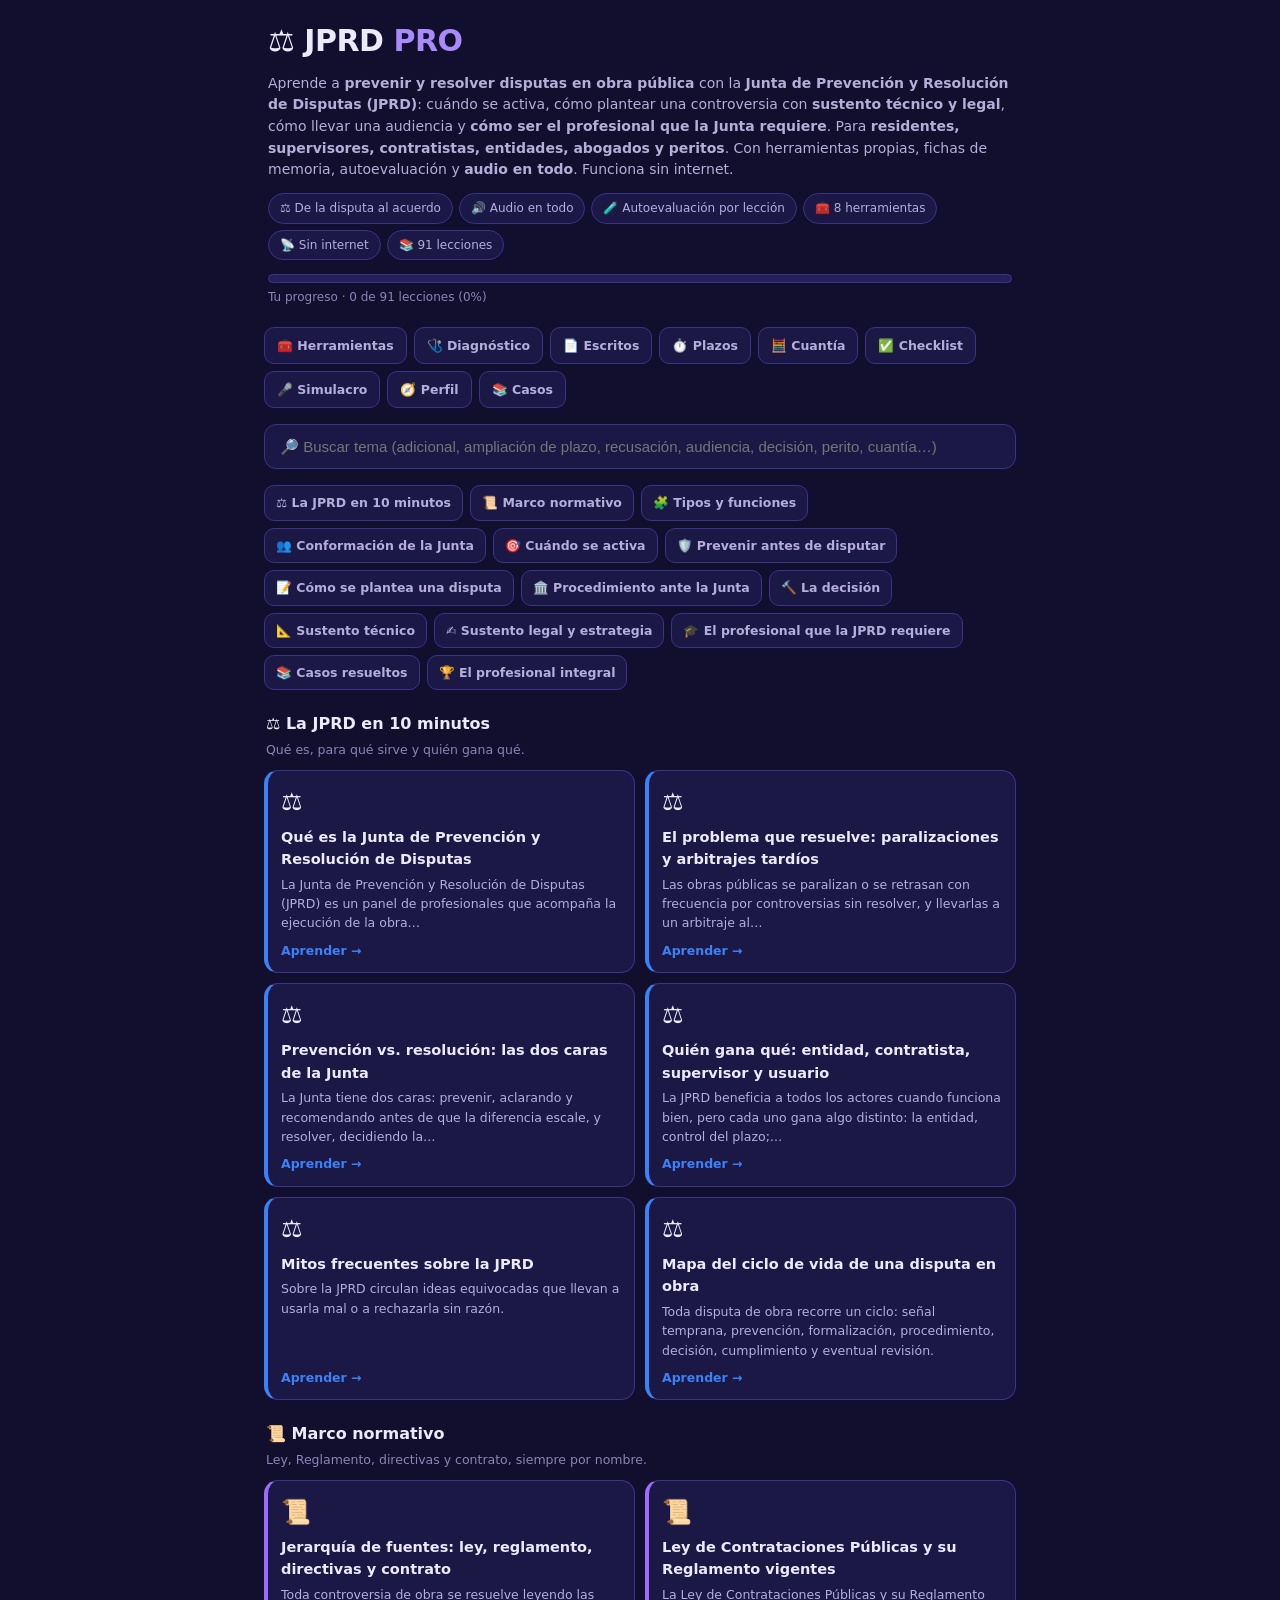
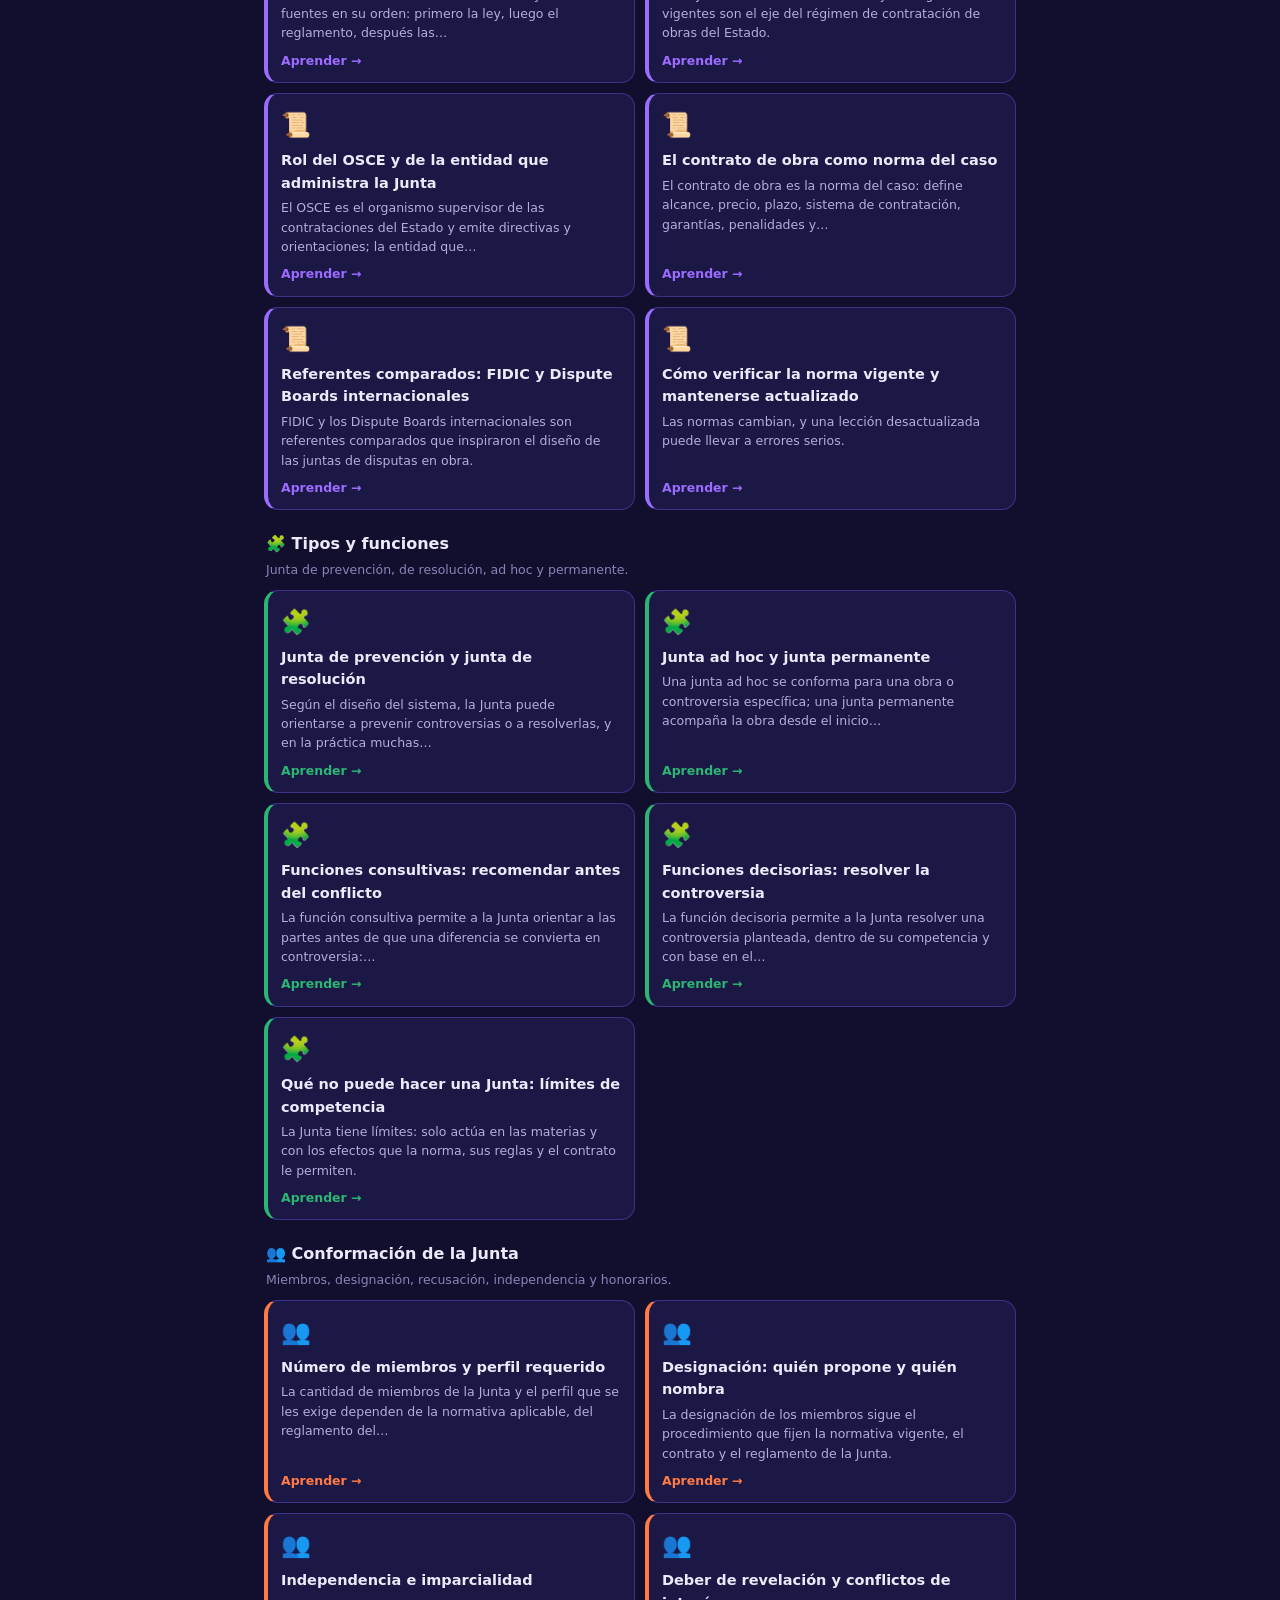
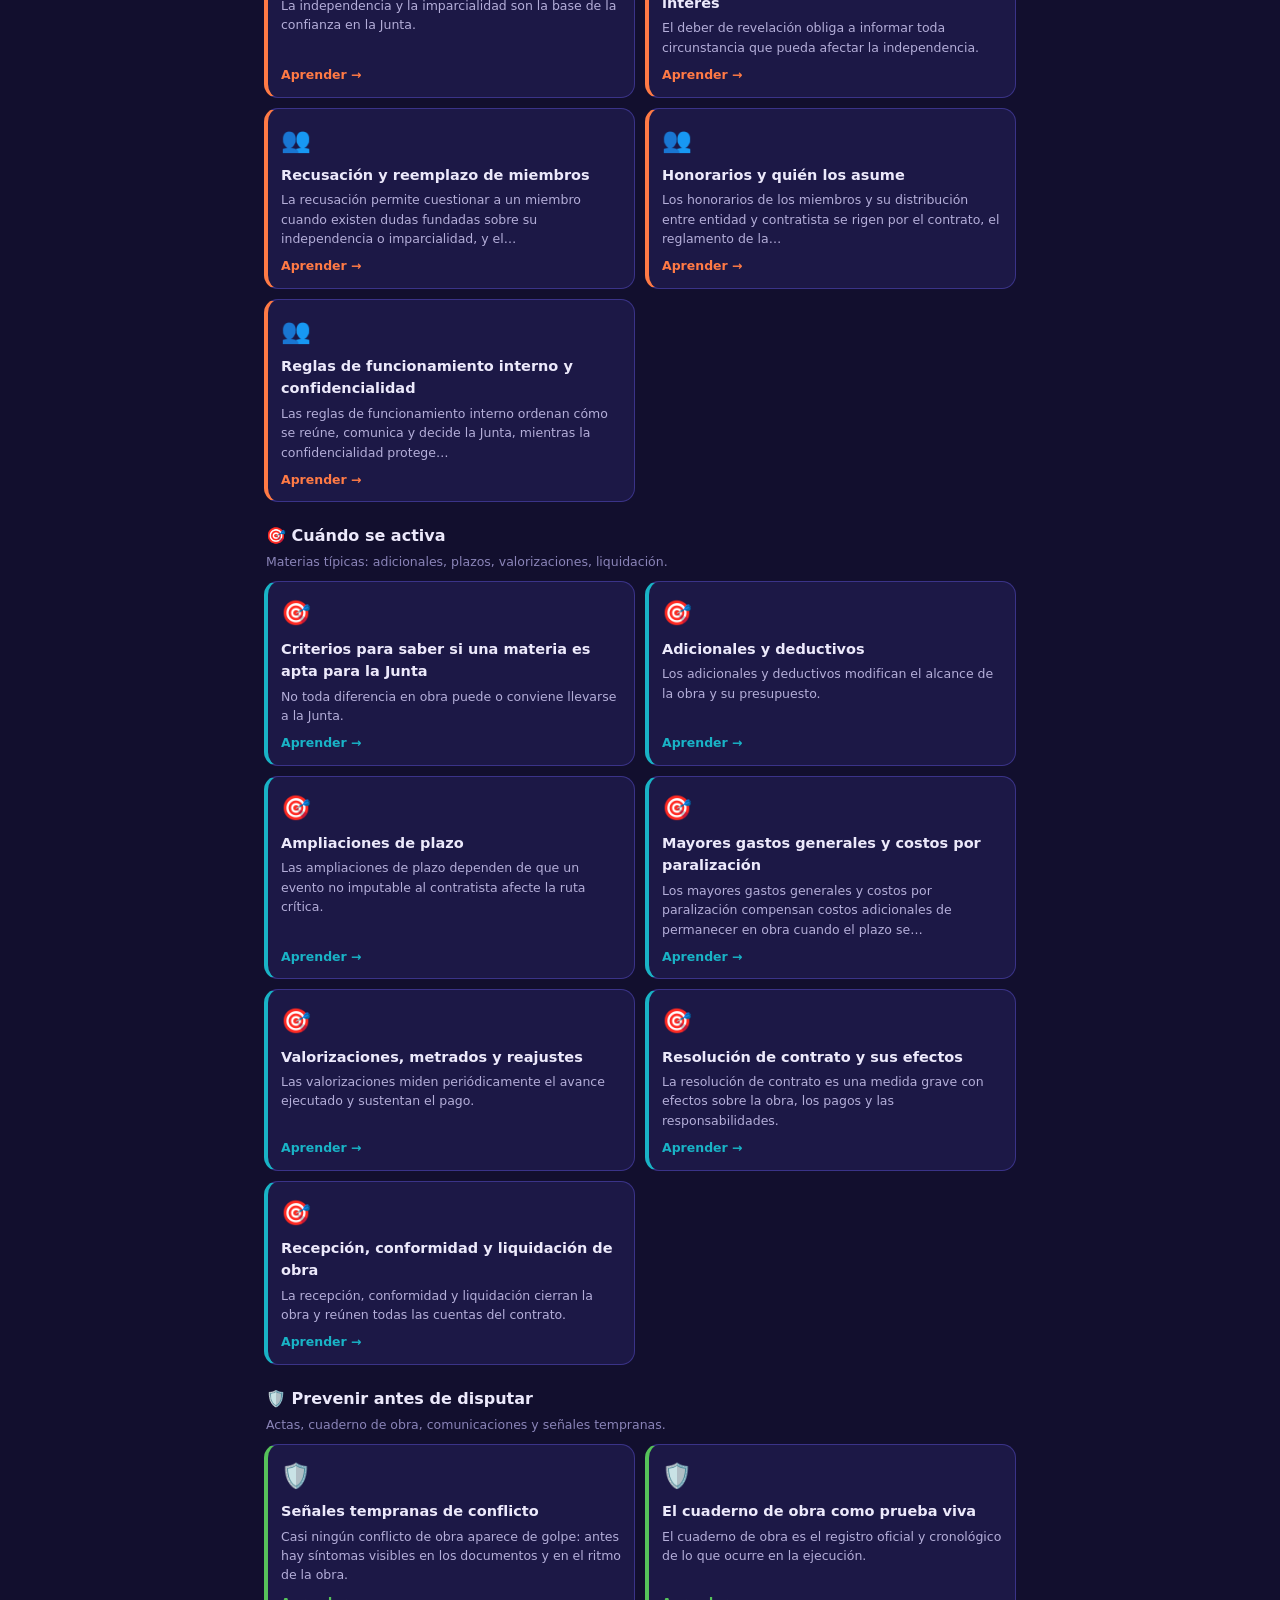
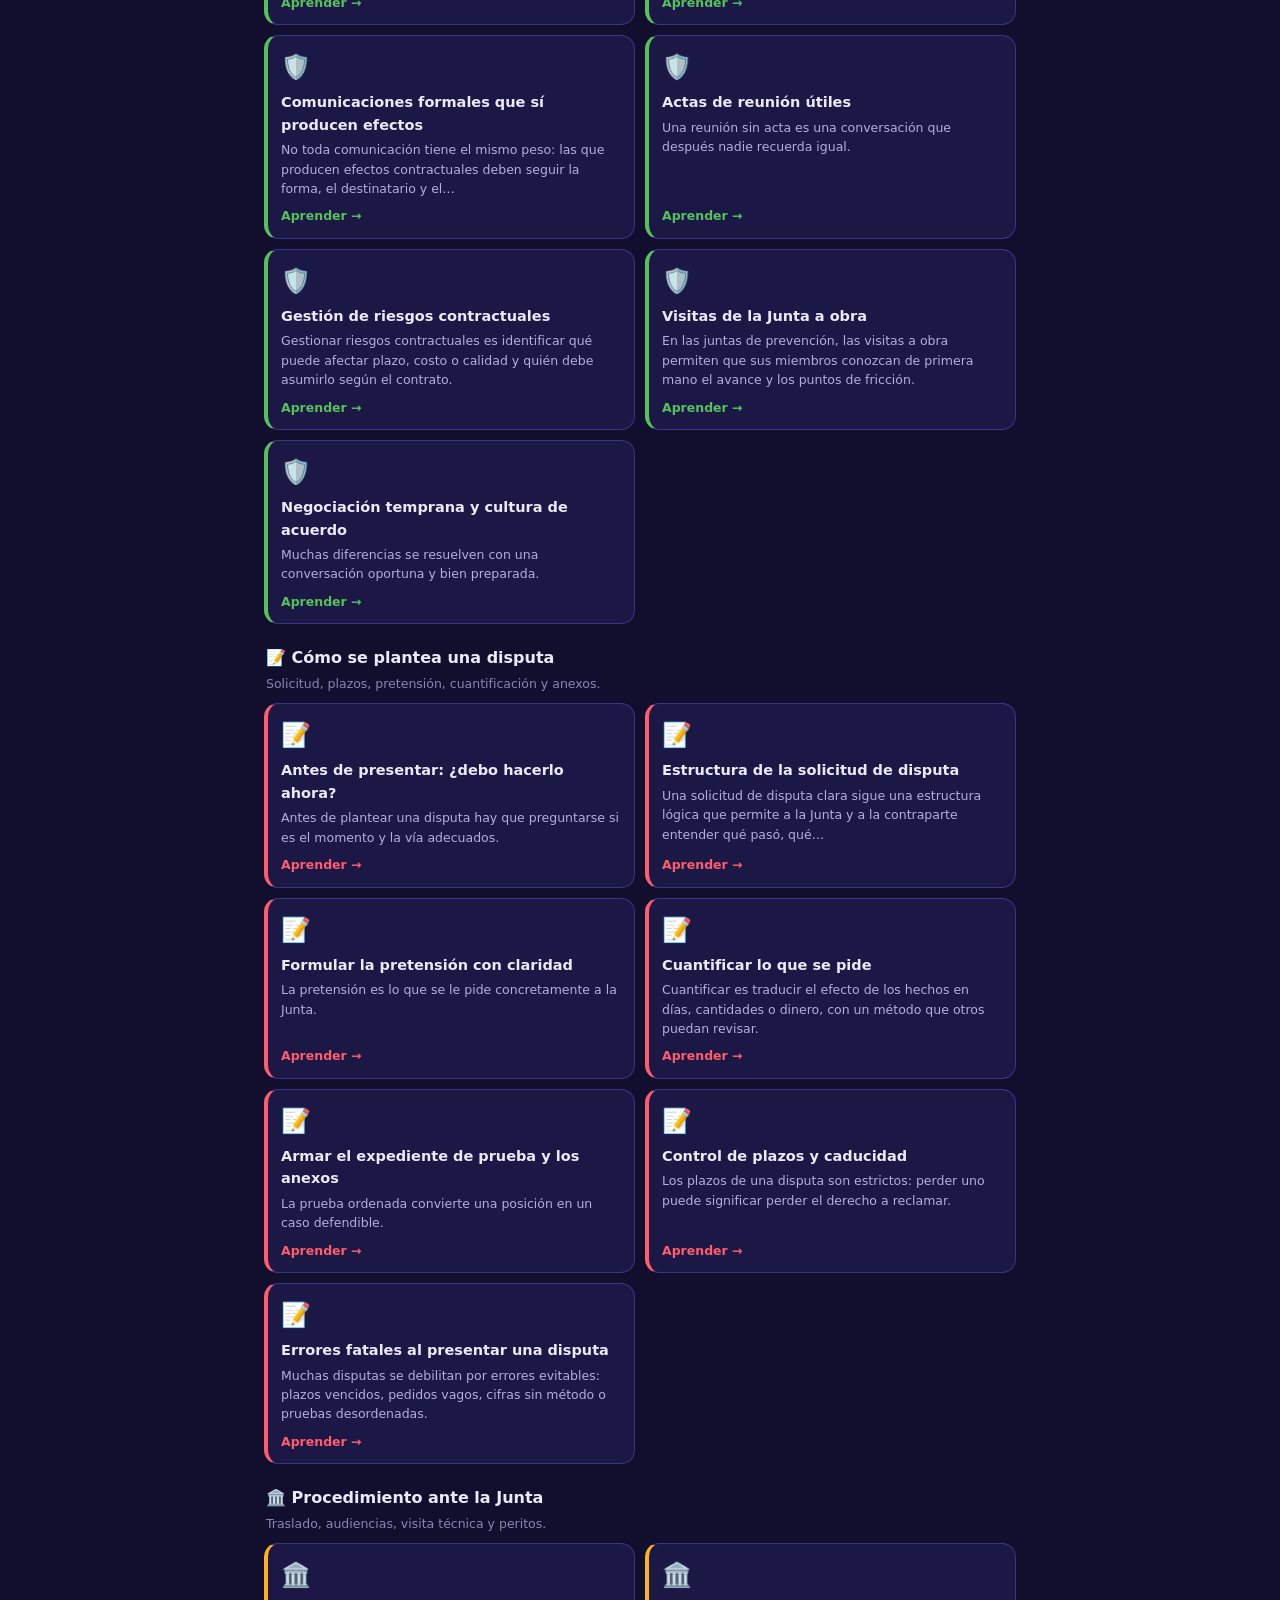
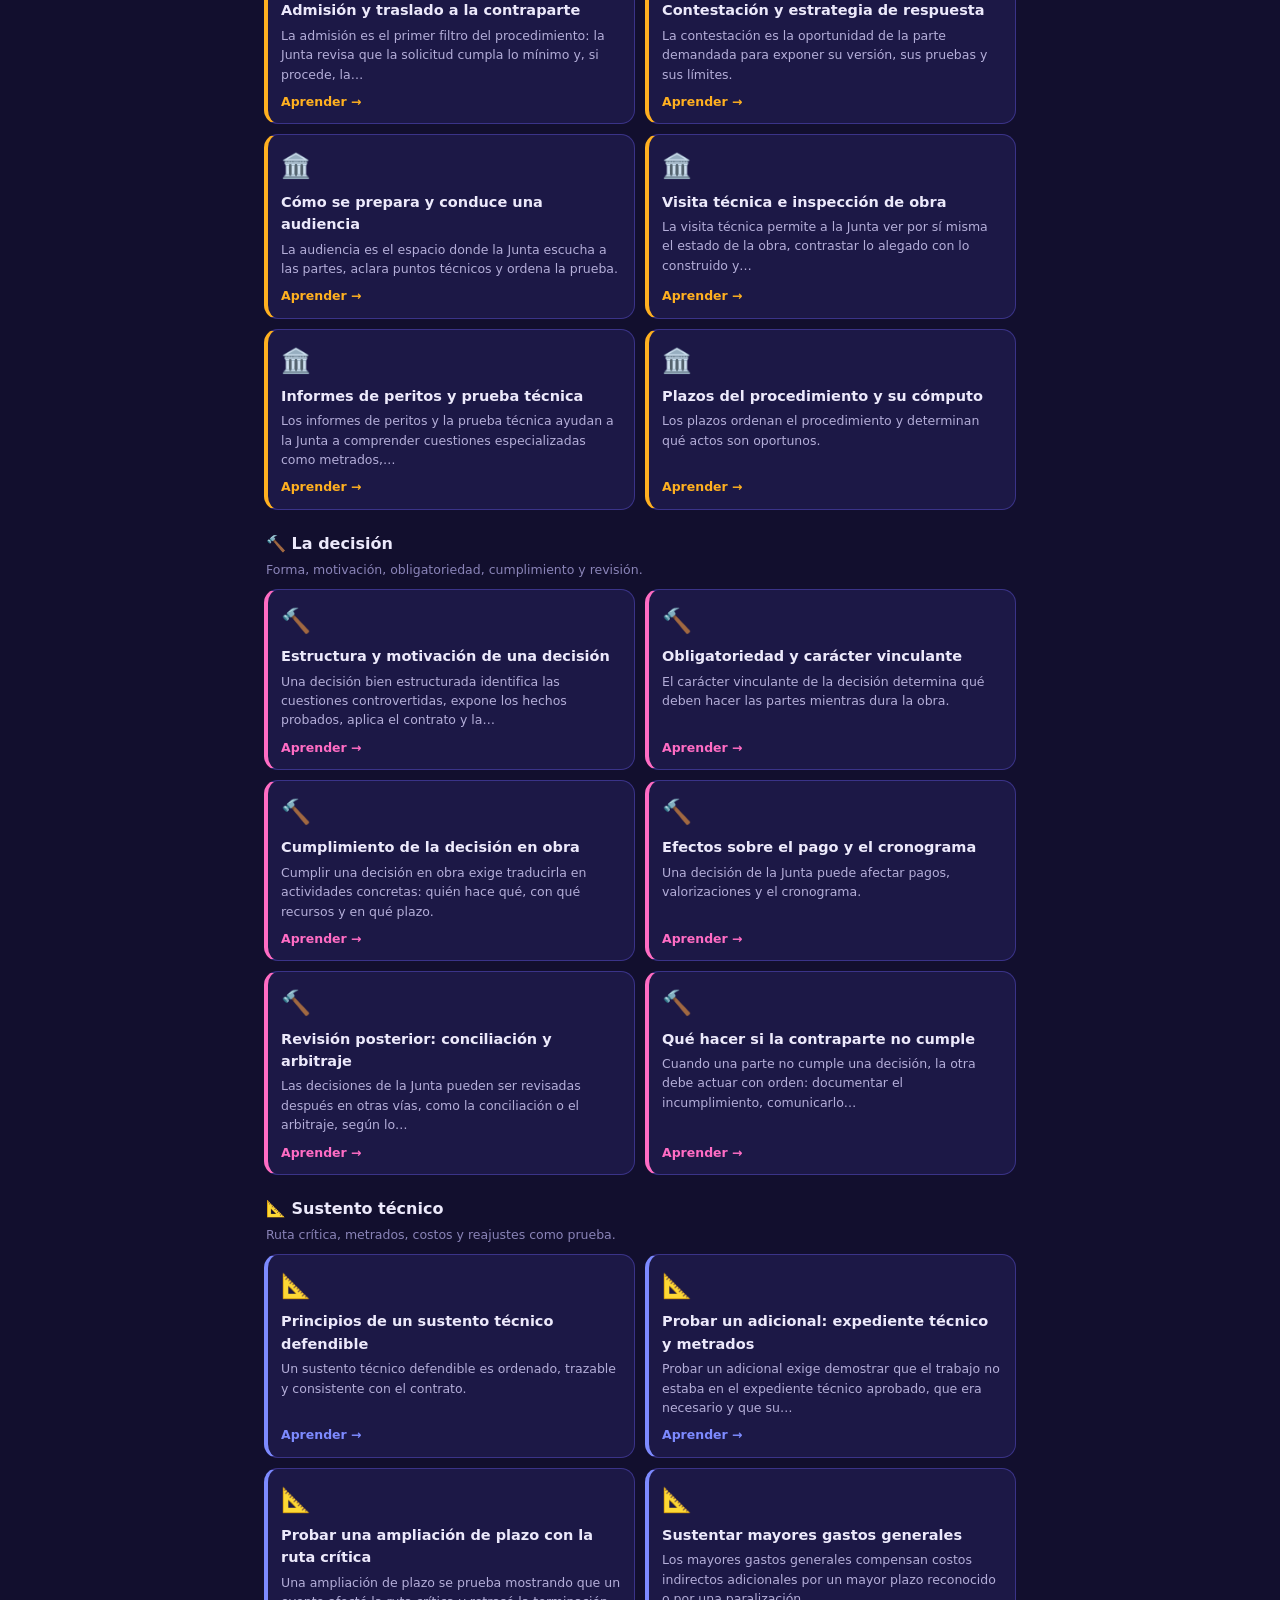
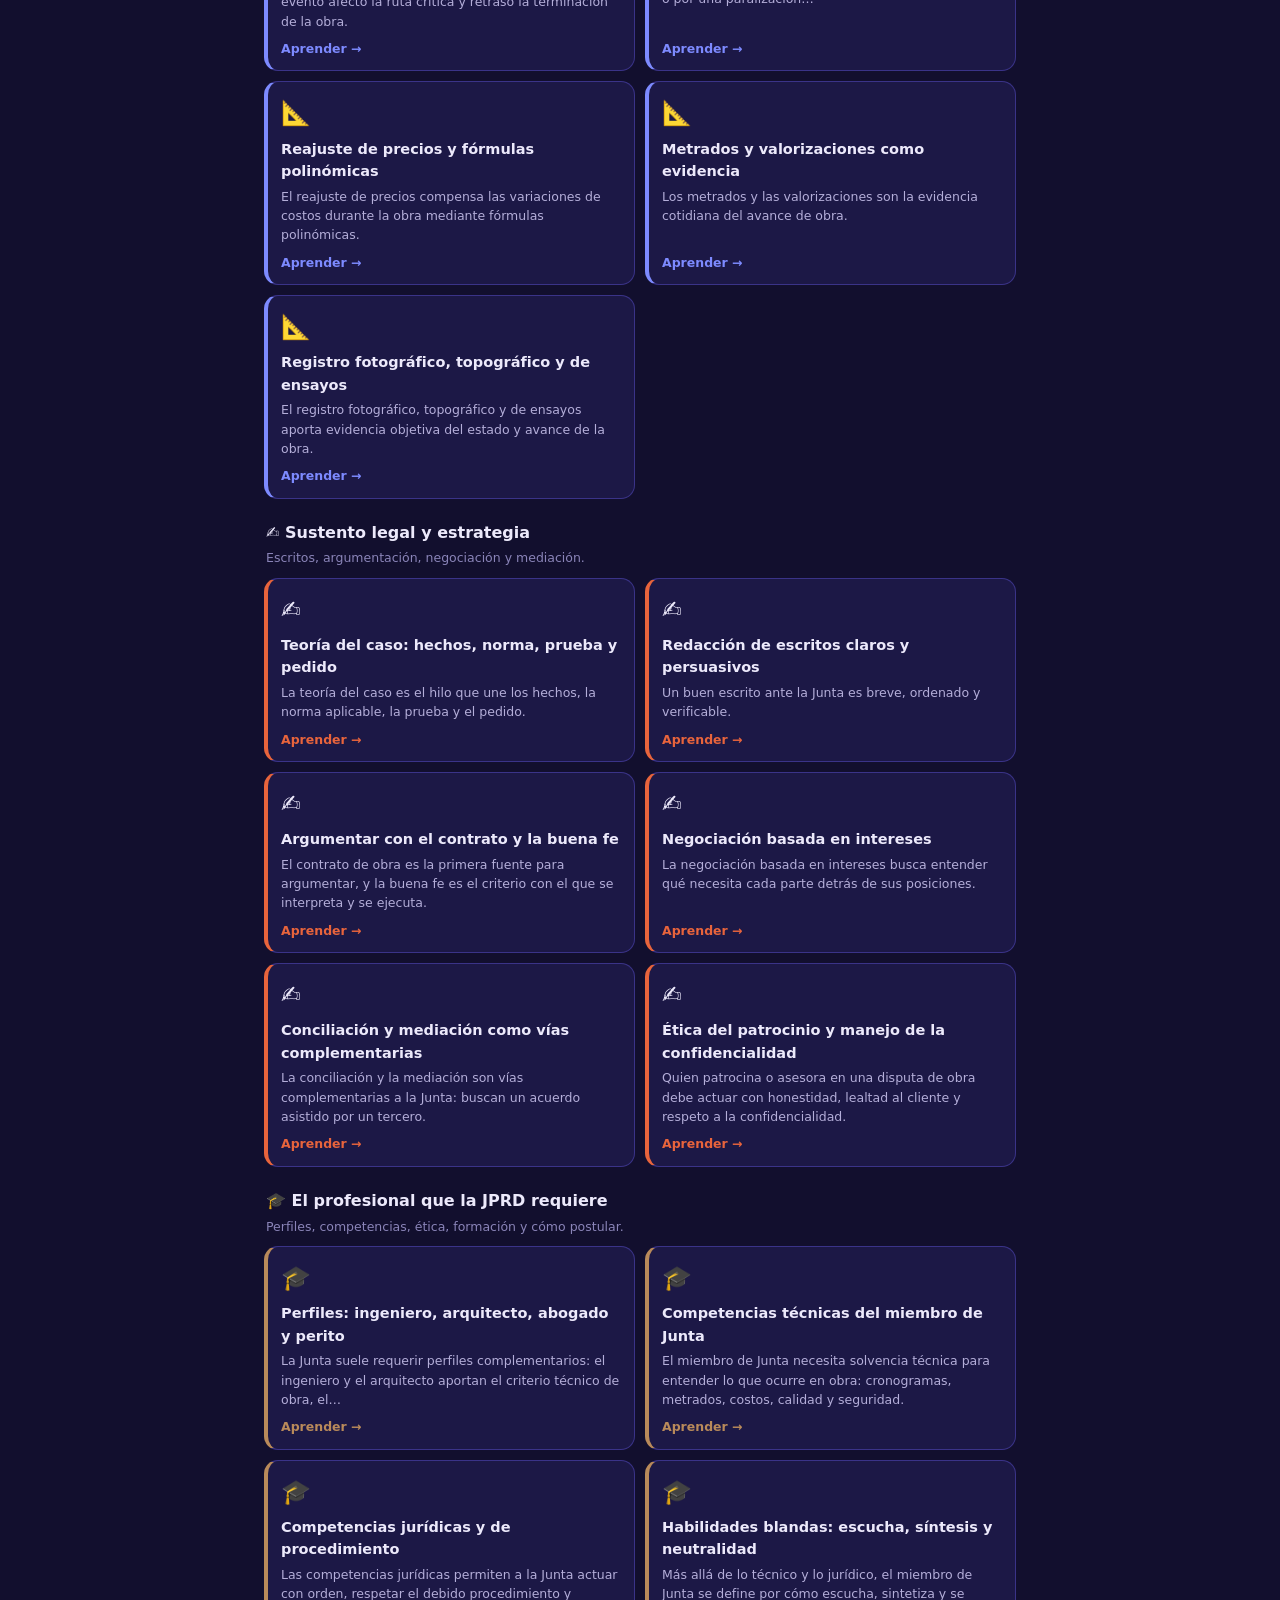
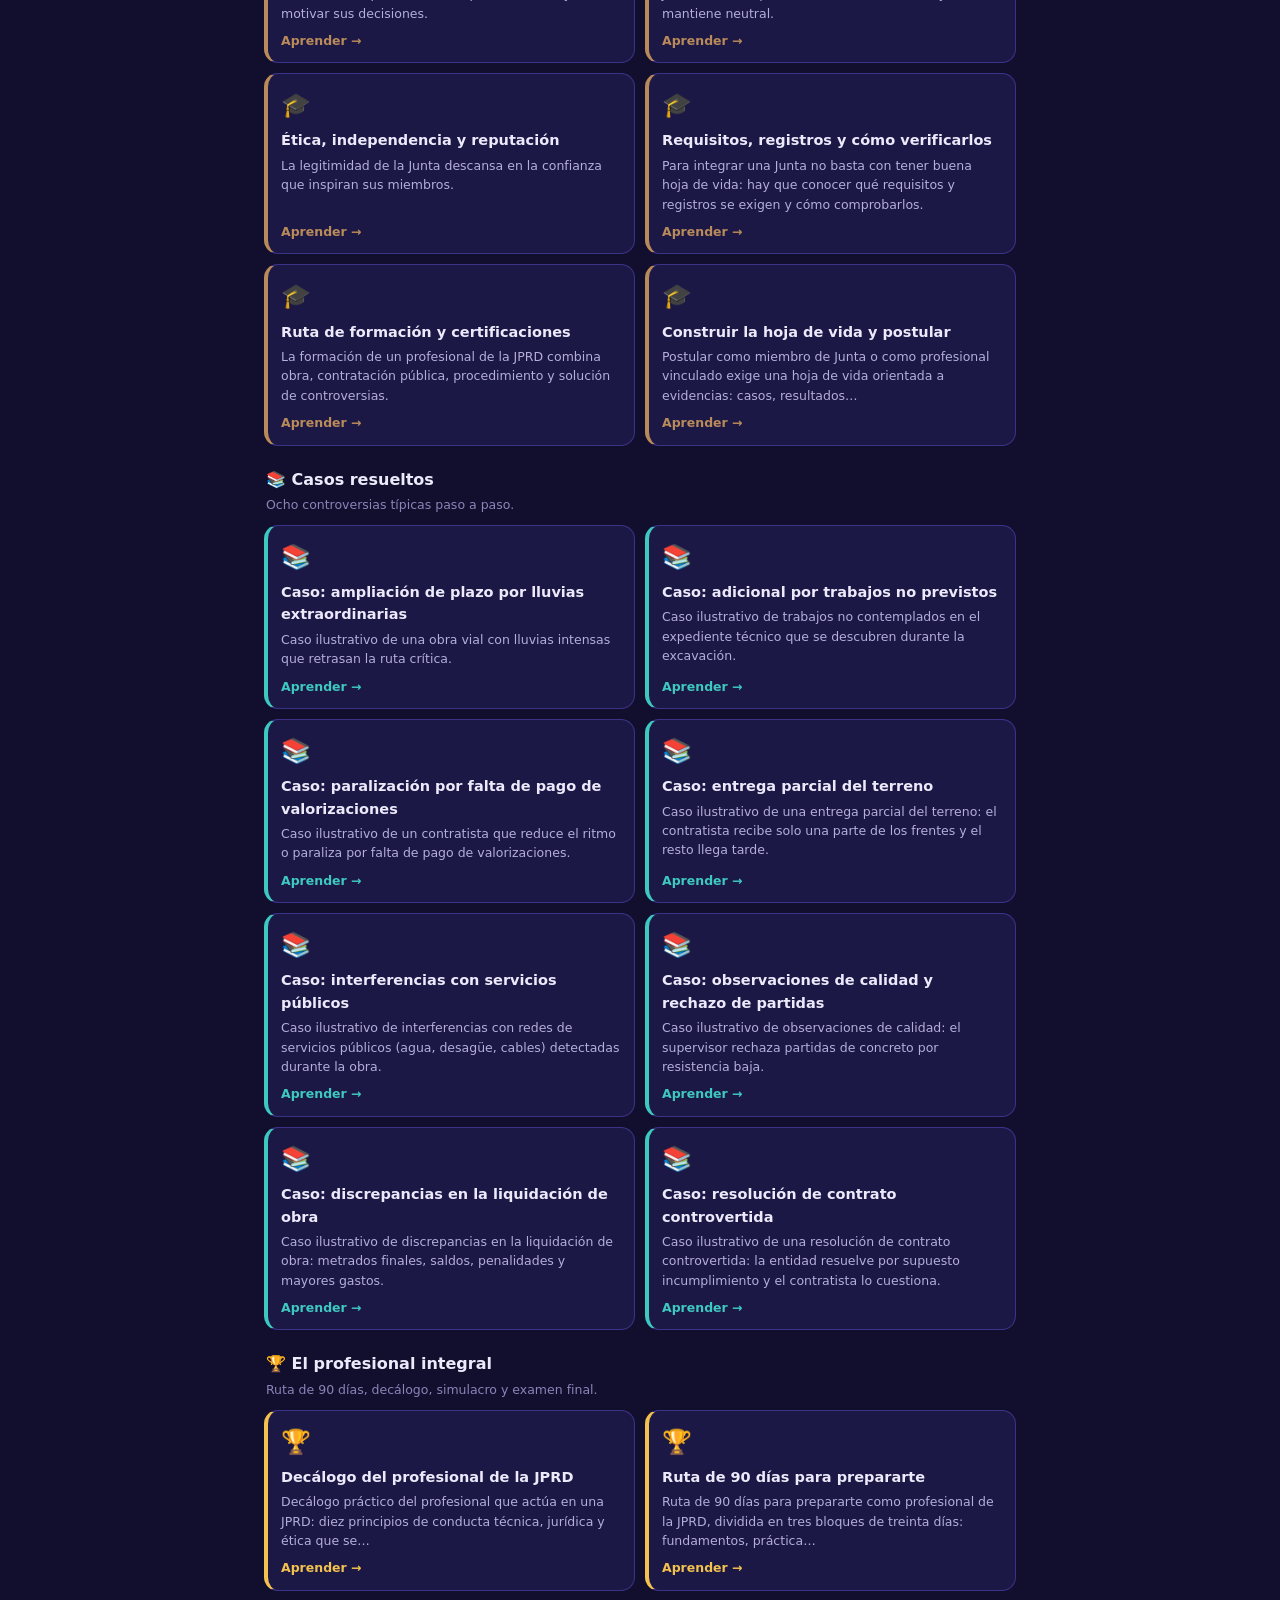
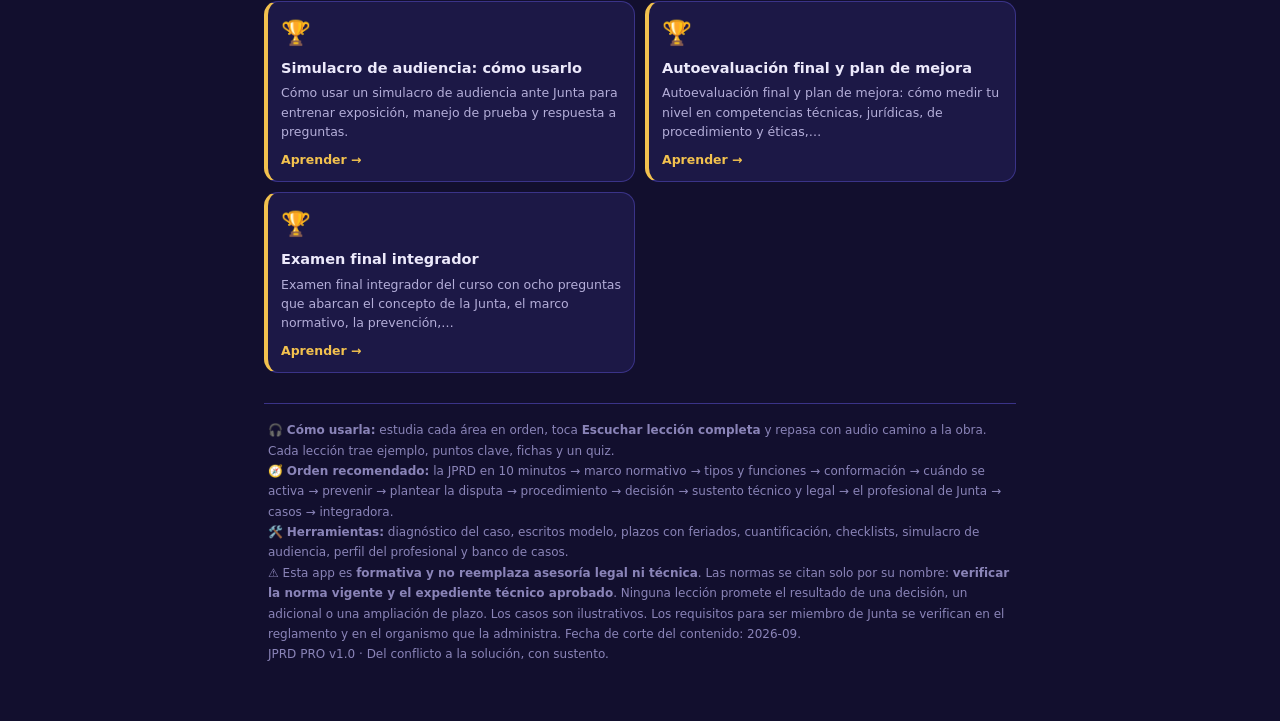
<file: assets/web/index.html>
<!DOCTYPE html>
<html lang="es">
<head>
<meta charset="UTF-8">
<meta name="viewport" content="width=device-width, initial-scale=1.0, viewport-fit=cover">
<title>JPRD PRO · Previene y resuelve disputas en obra pública</title>
<meta name="theme-color" content="#1e1b4b">
<link rel="stylesheet" href="assets/styles.css">
</head>
<body>
  <div class="head">
    <h1>⚖️ JPRD <span class="em">PRO</span></h1>
    <div class="lead">Aprende a <b>prevenir y resolver disputas en obra pública</b> con la <b>Junta de Prevención y Resolución de Disputas (JPRD)</b>: cuándo se activa, cómo plantear una controversia con <b>sustento técnico y legal</b>, cómo llevar una audiencia y <b>cómo ser el profesional que la Junta requiere</b>. Para <b>residentes, supervisores, contratistas, entidades, abogados y peritos</b>. Con herramientas propias, fichas de memoria, autoevaluación y <b>audio en todo</b>. Funciona sin internet.</div>
    <div class="chips">
      <span class="chip">⚖️ De la disputa al acuerdo</span>
      <span class="chip">🔊 Audio en todo</span>
      <span class="chip">🧪 Autoevaluación por lección</span>
      <span class="chip">🧰 8 herramientas</span>
      <span class="chip">📡 Sin internet</span>
      <span class="chip" id="chip-count">📚 lecciones</span>
    </div>
    <div class="progress-wrap">
      <div class="progress-bar"><div class="progress-fill" id="pfill"></div></div>
      <div class="progress-txt" id="ptxt">Tu progreso</div>
    </div>
  </div>

  <nav class="toolbar" id="tools" aria-label="Herramientas"></nav>

  <div class="search"><input id="q" type="search" placeholder="🔎 Buscar tema (adicional, ampliación de plazo, recusación, audiencia, decisión, perito, cuantía…)"></div>

  <nav class="toc" id="toc" aria-label="Indice de areas"></nav>

  <div id="home"></div>

  <div class="foot">
    🎧 <b>Cómo usarla:</b> estudia cada área en orden, toca <b>Escuchar lección completa</b> y repasa con audio camino a la obra. Cada lección trae ejemplo, puntos clave, fichas y un quiz.<br>
    🧭 <b>Orden recomendado:</b> la JPRD en 10 minutos → marco normativo → tipos y funciones → conformación → cuándo se activa → prevenir → plantear la disputa → procedimiento → decisión → sustento técnico y legal → el profesional de Junta → casos → integradora.<br>
    🛠️ <b>Herramientas:</b> diagnóstico del caso, escritos modelo, plazos con feriados, cuantificación, checklists, simulacro de audiencia, perfil del profesional y banco de casos.<br>
    ⚠️ Esta app es <b>formativa y no reemplaza asesoría legal ni técnica</b>. Las normas se citan solo por su nombre: <b>verificar la norma vigente y el expediente técnico aprobado</b>. Ninguna lección promete el resultado de una decisión, un adicional o una ampliación de plazo. Los casos son ilustrativos. Los requisitos para ser miembro de Junta se verifican en el reglamento y en el organismo que la administra. Fecha de corte del contenido: 2026-09.<br>
    JPRD PRO v1.0 · Del conflicto a la solución, con sustento.
  </div>

  <script src="assets/catalog.js"></script>
  <script src="assets/engine.js"></script>
  <script>
    (function () {
      var TOOLS = [
        { h: 'herramientas.html', t: '🧰 Herramientas' },
        { h: 'diagnostico.html', t: '🩺 Diagnóstico' },
        { h: 'escritos.html', t: '📄 Escritos' },
        { h: 'plazos.html', t: '⏱️ Plazos' },
        { h: 'cuantifica.html', t: '🧮 Cuantía' },
        { h: 'checklist.html', t: '✅ Checklist' },
        { h: 'simulacro.html', t: '🎤 Simulacro' },
        { h: 'perfil.html', t: '🧭 Perfil' },
        { h: 'casos.html', t: '📚 Casos' }
      ];
      var tb = document.getElementById('tools');
      TOOLS.forEach(function (x) {
        var a = document.createElement('a');
        a.href = x.h; a.textContent = x.t;
        tb.appendChild(a);
      });

      var home = document.getElementById('home');
      var toc = document.getElementById('toc');
      var total = 0;
      CATALOG.forEach(function (a) { total += a.lessons.length; });
      document.getElementById('chip-count').textContent = '📚 ' + total + ' lecciones';

      var read = Store.get('read', {});
      var nread = Object.keys(read).filter(function (k) { return read[k]; }).length;
      var pc = total ? Math.round(nread / total * 100) : 0;
      document.getElementById('pfill').style.width = pc + '%';
      document.getElementById('ptxt').textContent = 'Tu progreso · ' + nread + ' de ' + total + ' lecciones (' + pc + '%)';

      CATALOG.forEach(function (a, ai) {
        var tlink = document.createElement('a');
        tlink.href = '#area-' + ai;
        tlink.textContent = a.icon + ' ' + a.area;
        toc.appendChild(tlink);
        var sec = document.createElement('div');
        sec.className = 'section';
        sec.id = 'area-' + ai;
        sec.innerHTML = '<div class="t">' + a.icon + ' ' + a.area + '</div><div class="sdesc">' + a.desc + '</div>';
        home.appendChild(sec);

        var grid = document.createElement('div');
        grid.className = 'grid';
        a.lessons.forEach(function (l) {
          var done = read[l.id];
          var card = document.createElement('a');
          card.className = 'card';
          card.href = 'lesson.html?l=' + l.id;
          card.style.setProperty('--acc', 'var(--' + a.acc + ')');
          card.innerHTML =
            '<div class="ico">' + l.icon + '</div>' +
            (done ? '<span class="done">✓ leída</span>' : '') +
            '<div class="ct">' + l.t + '</div>' +
            '<div class="cd">' + l.d + '</div>' +
            '<div class="go">Aprender →</div>';
          grid.appendChild(card);
        });
        home.appendChild(grid);
      });

      var q = document.getElementById('q');
      q.addEventListener('input', function () {
        var s = q.value.toLowerCase().trim();
        toc.style.display = s ? 'none' : '';
        document.querySelectorAll('a.card').forEach(function (c) {
          c.style.display = (!s || c.textContent.toLowerCase().indexOf(s) >= 0) ? '' : 'none';
        });
        document.querySelectorAll('.section').forEach(function (sec) {
          var grid = sec.nextElementSibling;
          var any = [].some.call(grid.querySelectorAll('a.card'), function (c) { return c.style.display !== 'none'; });
          sec.style.display = any ? '' : 'none';
          grid.style.display = any ? '' : 'none';
        });
      });
    })();
  </script>
</body>
</html>
</file>
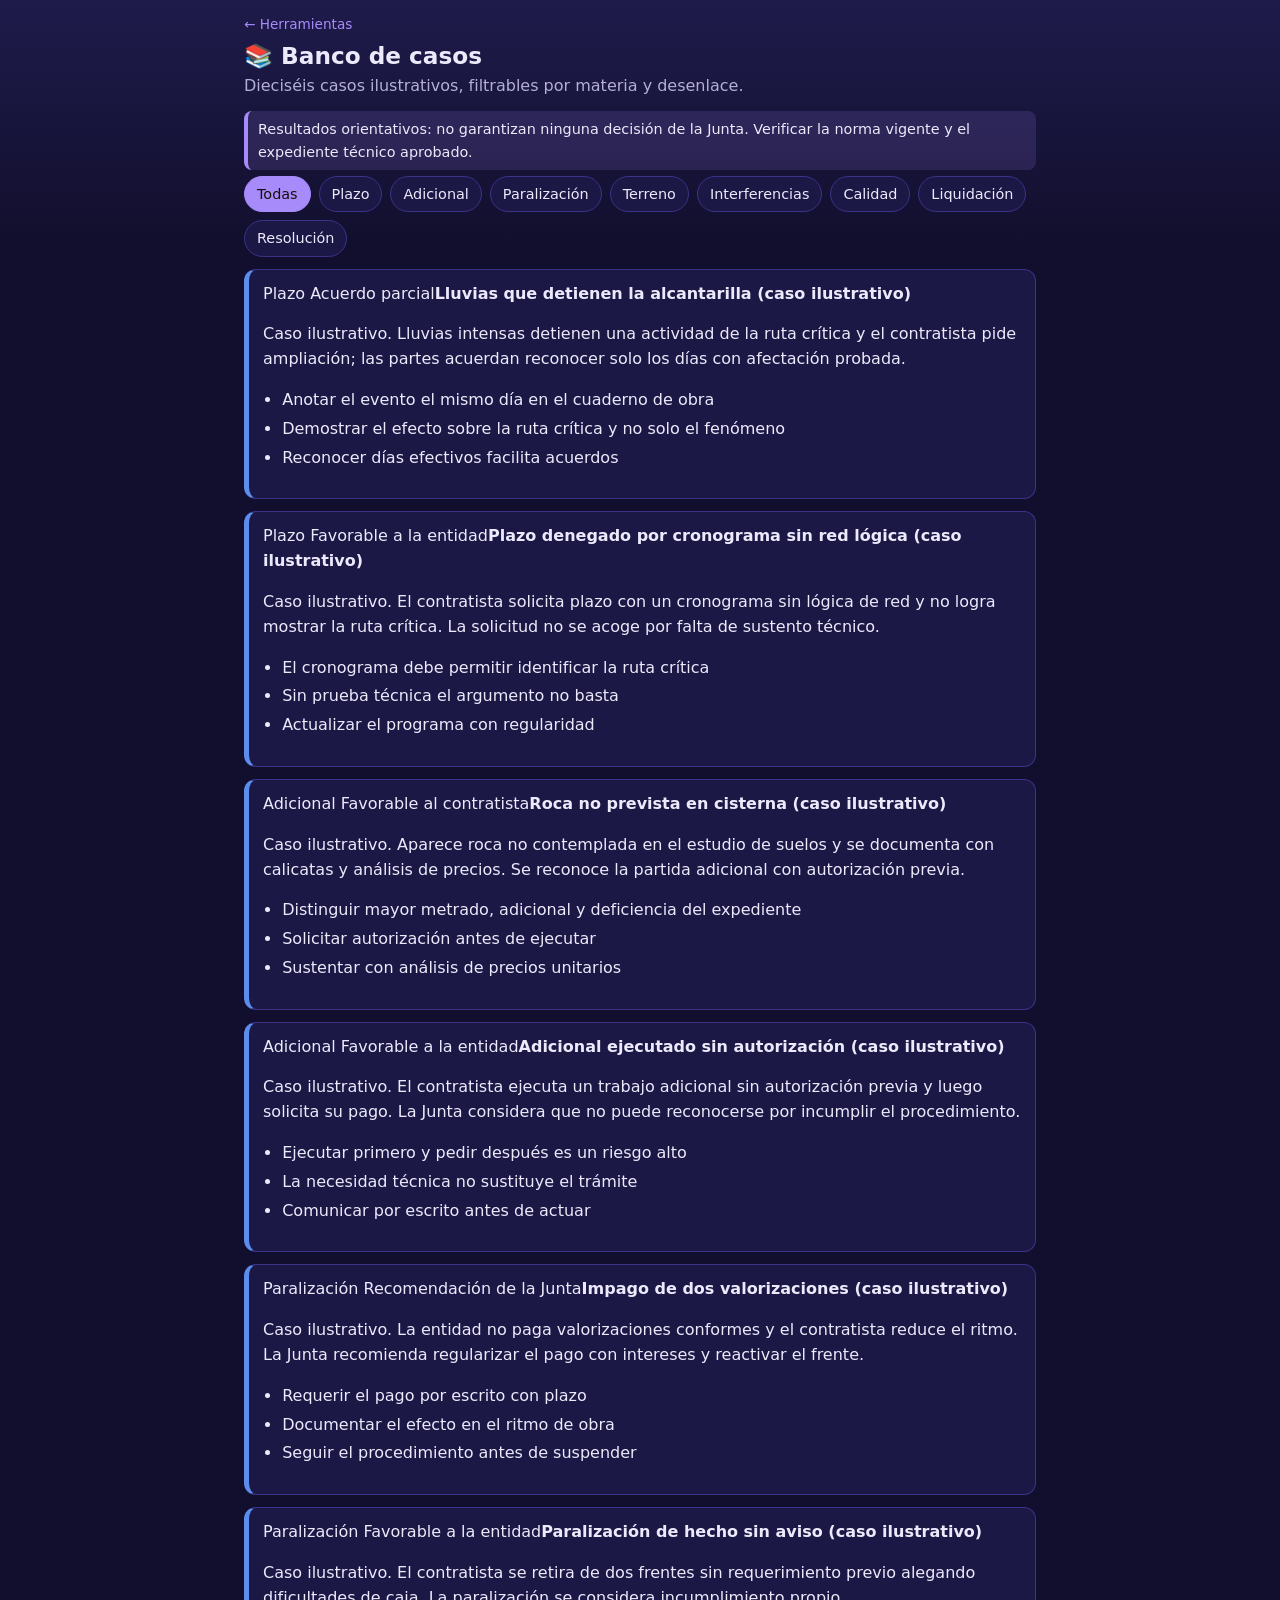
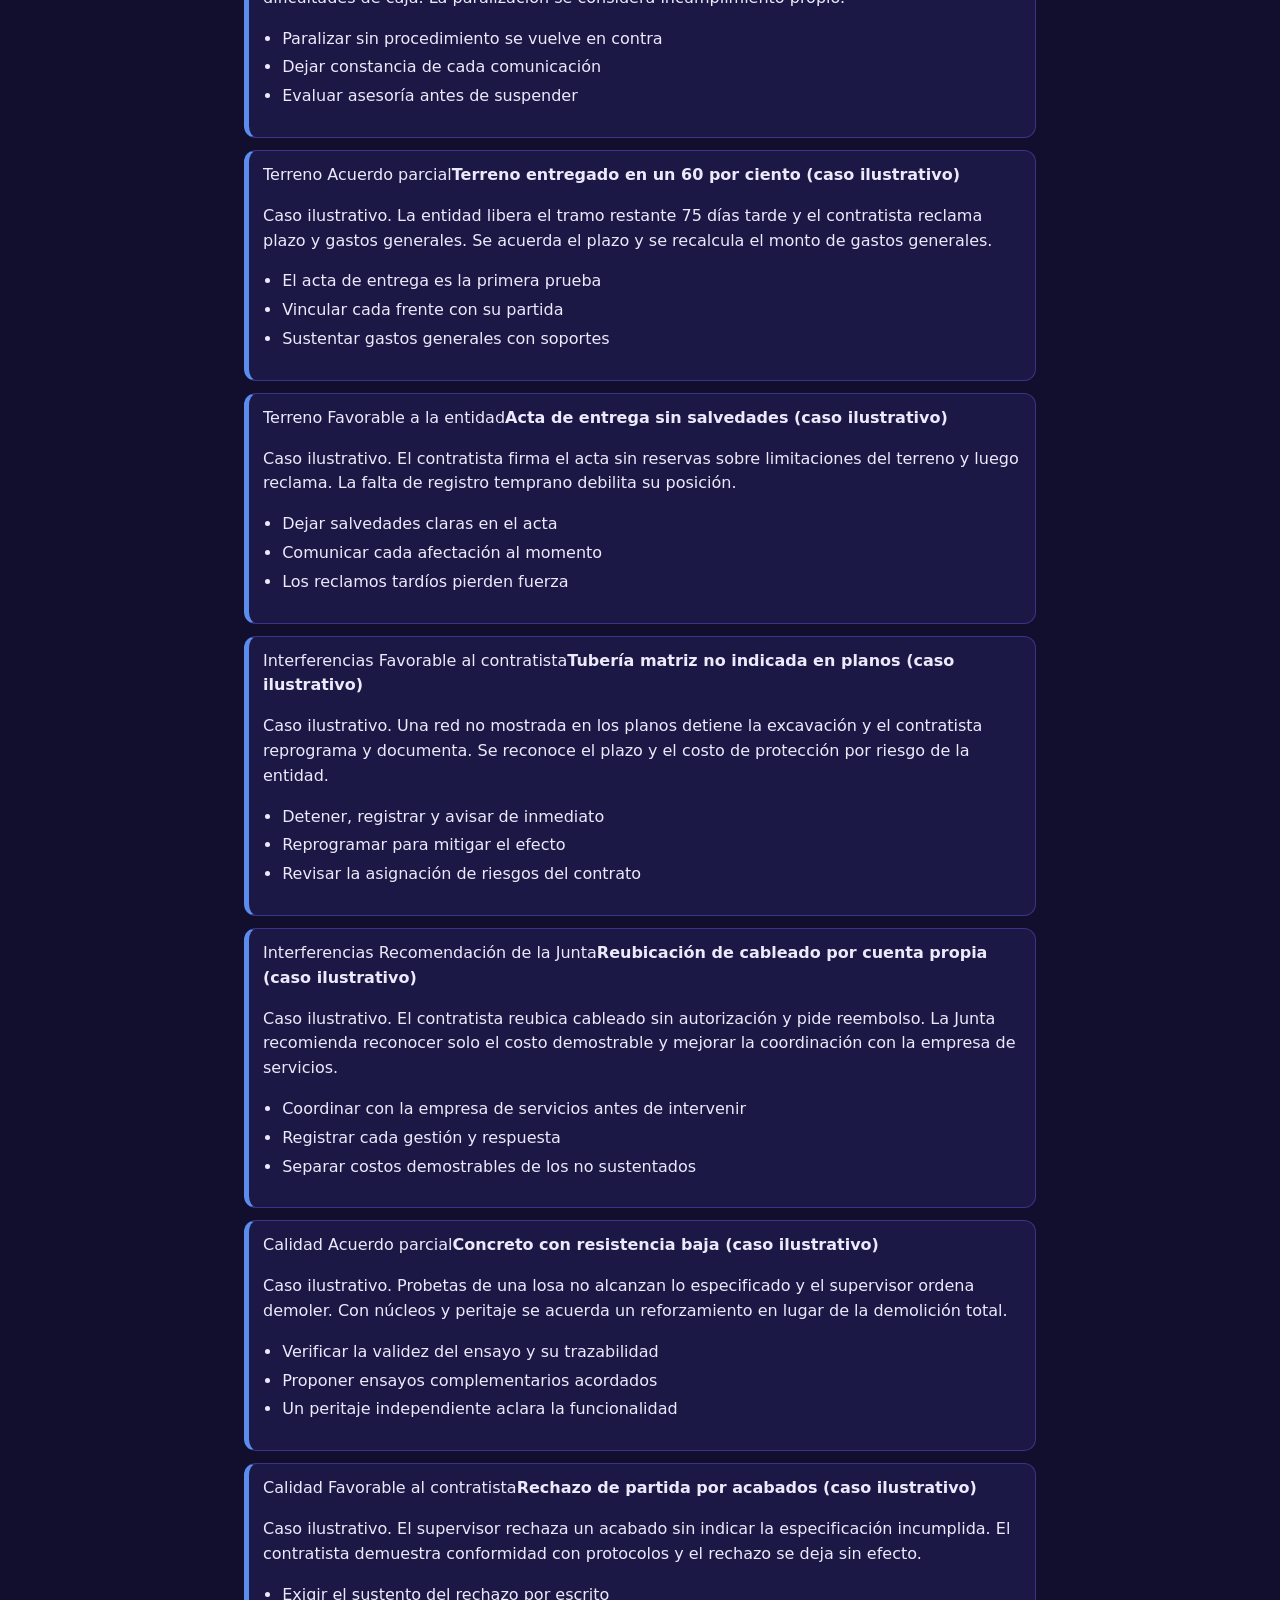
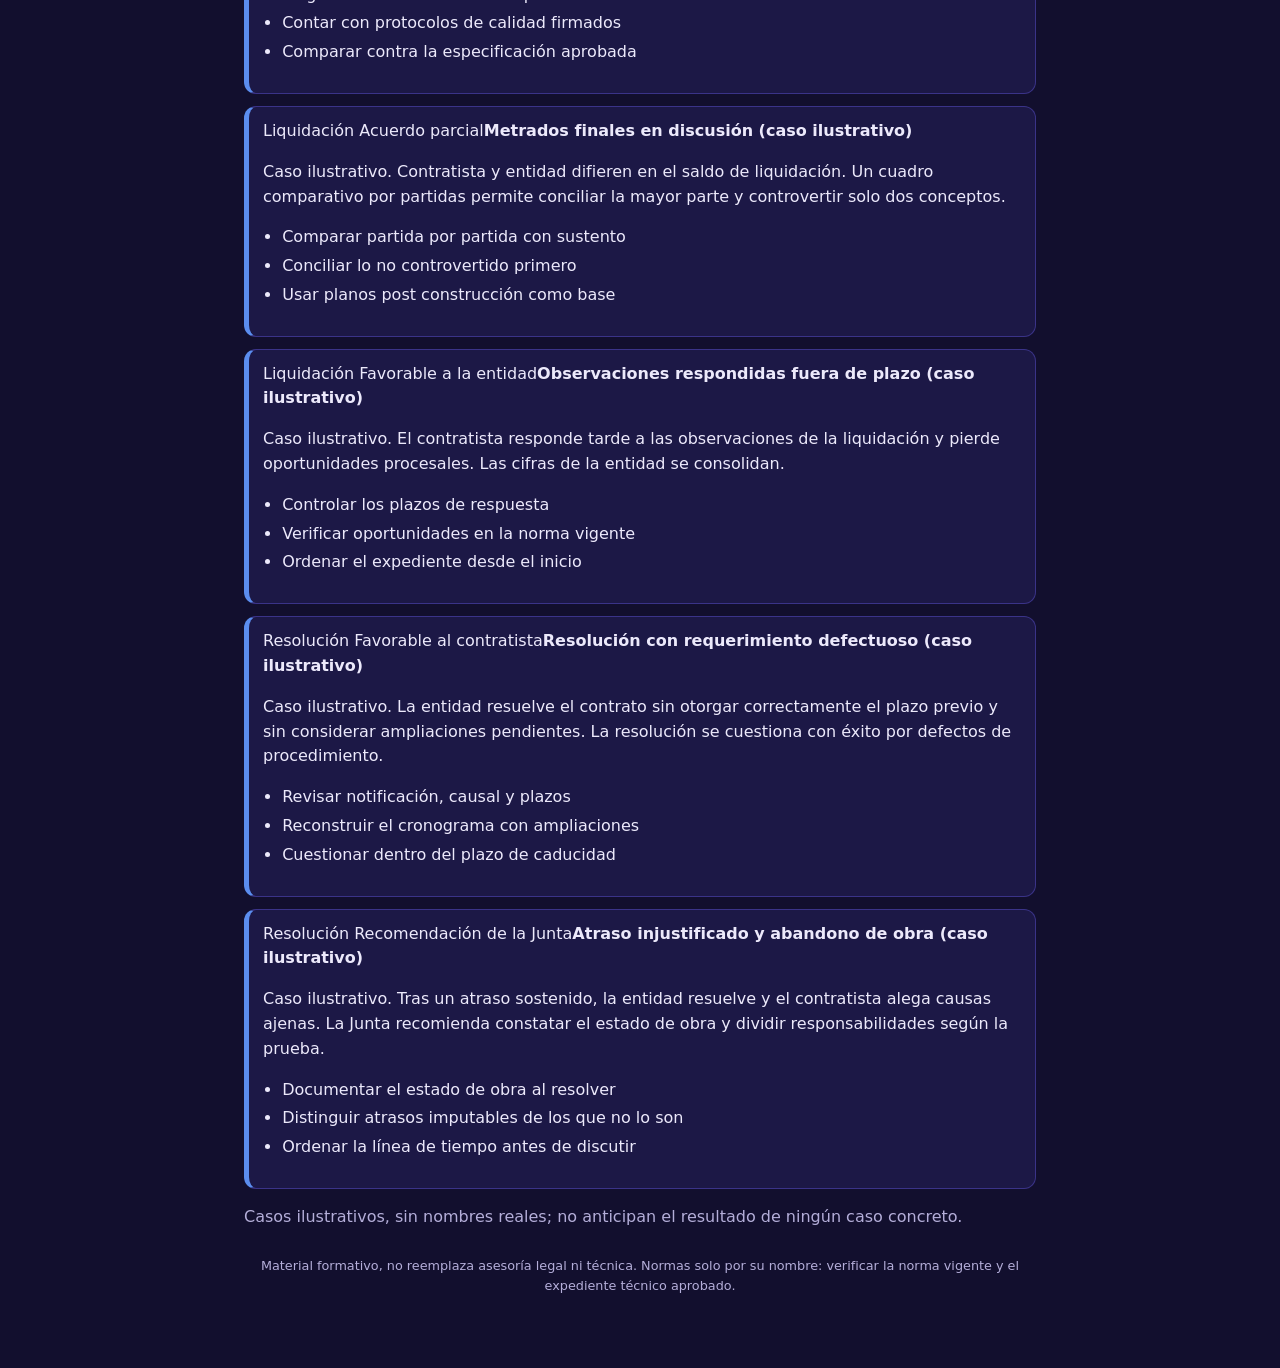
<file: assets/web/casos.html>
<!doctype html>
<html lang="es"><head><meta charset="utf-8">
<meta name="viewport" content="width=device-width,initial-scale=1">
<title>Banco de casos · JPRD PRO</title>
<link rel="stylesheet" href="assets/tools.css"></head>
<body class="acc-a8 tool">
<div class="crumb"><a href="herramientas.html">← Herramientas</a></div>
<h1>📚 Banco de casos</h1>
<p class="sub">Dieciséis casos ilustrativos, filtrables por materia y desenlace.</p>
<div class="warn">Resultados orientativos: no garantizan ninguna decisión de la Junta. Verificar la norma vigente y el expediente técnico aprobado.</div>
<div id="tool"></div>
<p class="foot">Material formativo, no reemplaza asesoría legal ni técnica. Normas solo por su nombre: verificar la norma vigente y el expediente técnico aprobado.</p>
<script src="assets/catalog.js"></script><script src="assets/engine.js"></script>
<script src="assets/jdata-casos.js"></script><script src="assets/jdata-sim.js"></script><script src="assets/jtools.js"></script>
<script>JTOOLS['casos'](document.getElementById('tool'));</script>
</body></html>
</file>
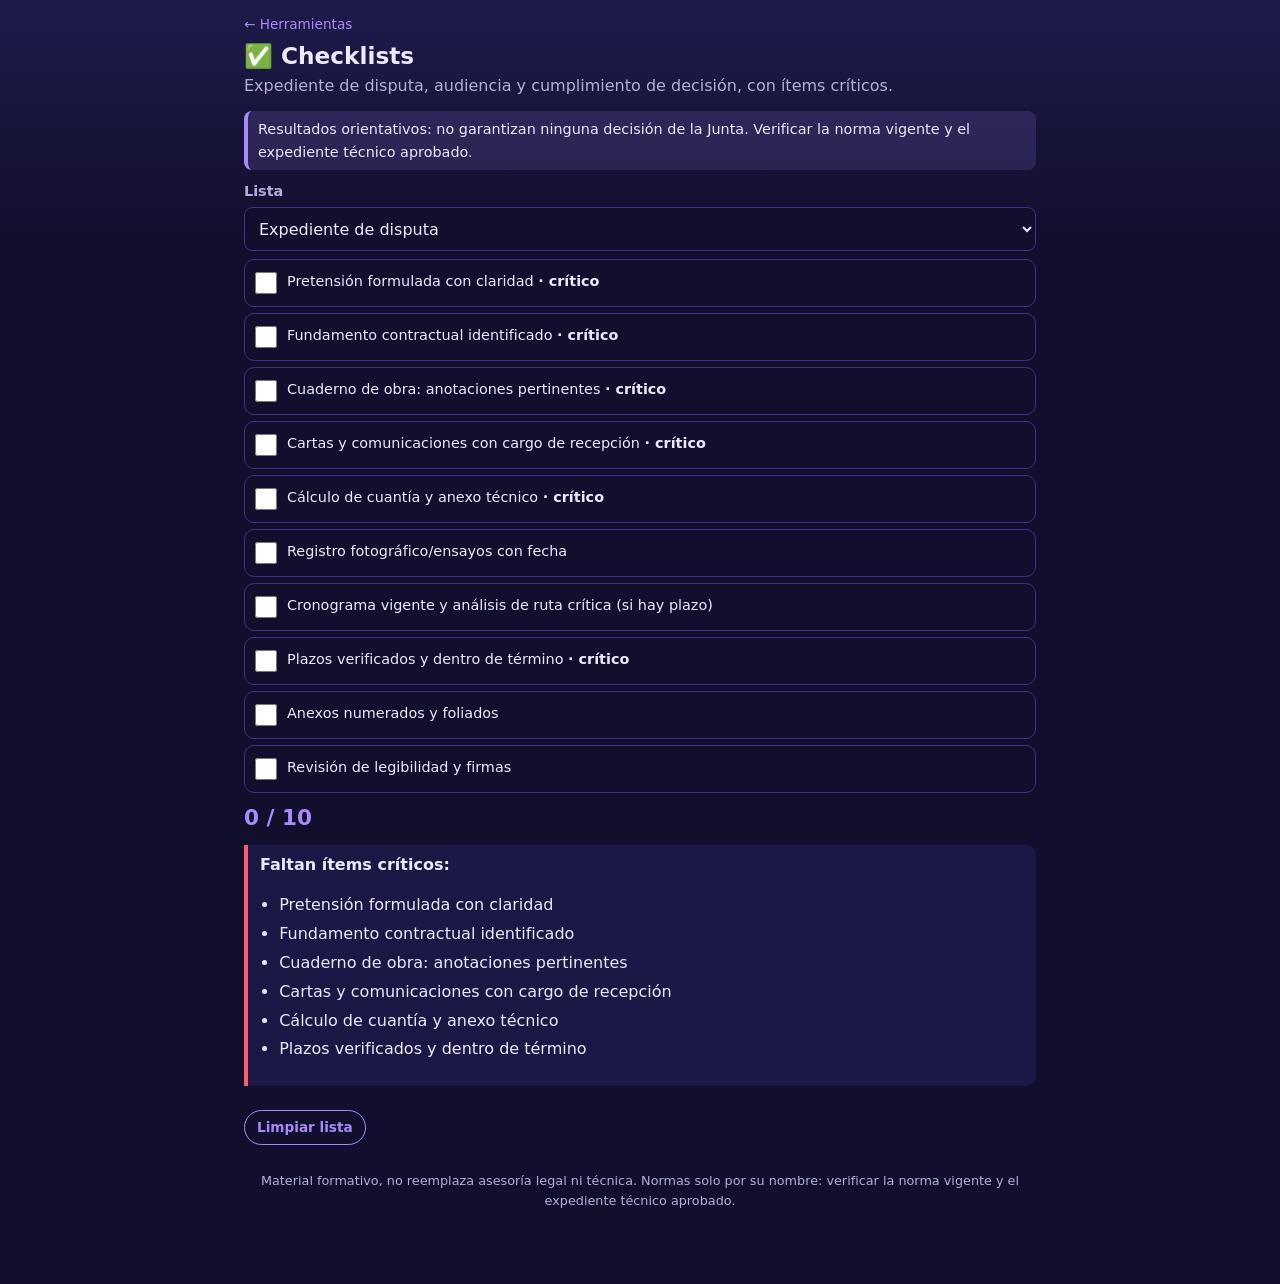
<file: assets/web/checklist.html>
<!doctype html>
<html lang="es"><head><meta charset="utf-8">
<meta name="viewport" content="width=device-width,initial-scale=1">
<title>Checklists · JPRD PRO</title>
<link rel="stylesheet" href="assets/tools.css"></head>
<body class="acc-a5 tool">
<div class="crumb"><a href="herramientas.html">← Herramientas</a></div>
<h1>✅ Checklists</h1>
<p class="sub">Expediente de disputa, audiencia y cumplimiento de decisión, con ítems críticos.</p>
<div class="warn">Resultados orientativos: no garantizan ninguna decisión de la Junta. Verificar la norma vigente y el expediente técnico aprobado.</div>
<div id="tool"></div>
<p class="foot">Material formativo, no reemplaza asesoría legal ni técnica. Normas solo por su nombre: verificar la norma vigente y el expediente técnico aprobado.</p>
<script src="assets/catalog.js"></script><script src="assets/engine.js"></script>
<script src="assets/jdata-casos.js"></script><script src="assets/jdata-sim.js"></script><script src="assets/jtools.js"></script>
<script>JTOOLS['checklist'](document.getElementById('tool'));</script>
</body></html>
</file>
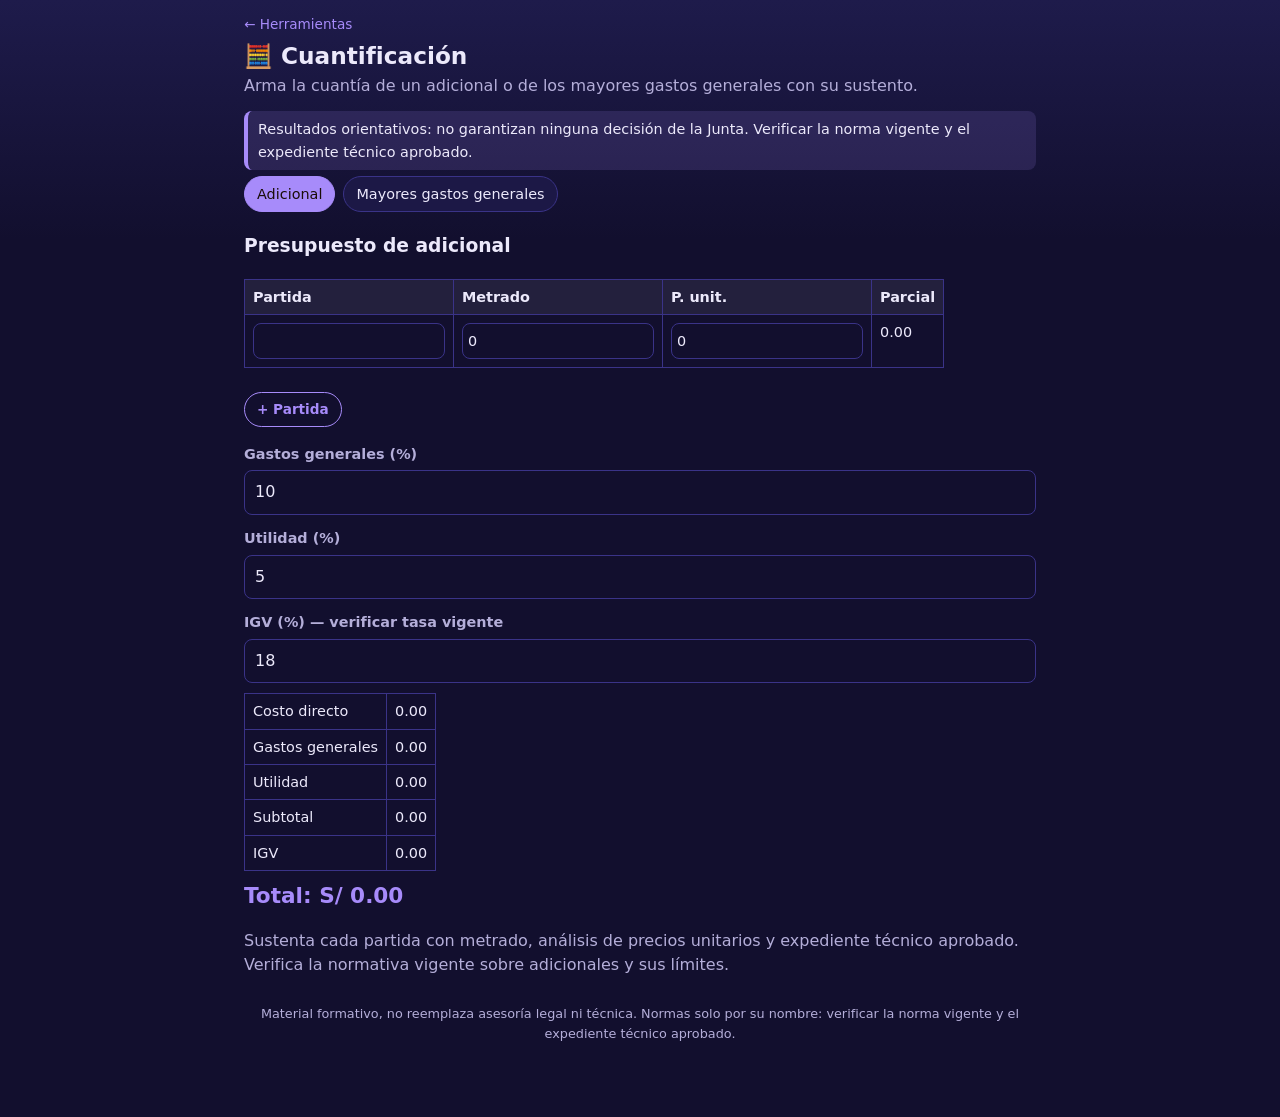
<file: assets/web/cuantifica.html>
<!doctype html>
<html lang="es"><head><meta charset="utf-8">
<meta name="viewport" content="width=device-width,initial-scale=1">
<title>Cuantificación · JPRD PRO</title>
<link rel="stylesheet" href="assets/tools.css"></head>
<body class="acc-a4 tool">
<div class="crumb"><a href="herramientas.html">← Herramientas</a></div>
<h1>🧮 Cuantificación</h1>
<p class="sub">Arma la cuantía de un adicional o de los mayores gastos generales con su sustento.</p>
<div class="warn">Resultados orientativos: no garantizan ninguna decisión de la Junta. Verificar la norma vigente y el expediente técnico aprobado.</div>
<div id="tool"></div>
<p class="foot">Material formativo, no reemplaza asesoría legal ni técnica. Normas solo por su nombre: verificar la norma vigente y el expediente técnico aprobado.</p>
<script src="assets/catalog.js"></script><script src="assets/engine.js"></script>
<script src="assets/jdata-casos.js"></script><script src="assets/jdata-sim.js"></script><script src="assets/jtools.js"></script>
<script>JTOOLS['cuantifica'](document.getElementById('tool'));</script>
</body></html>
</file>
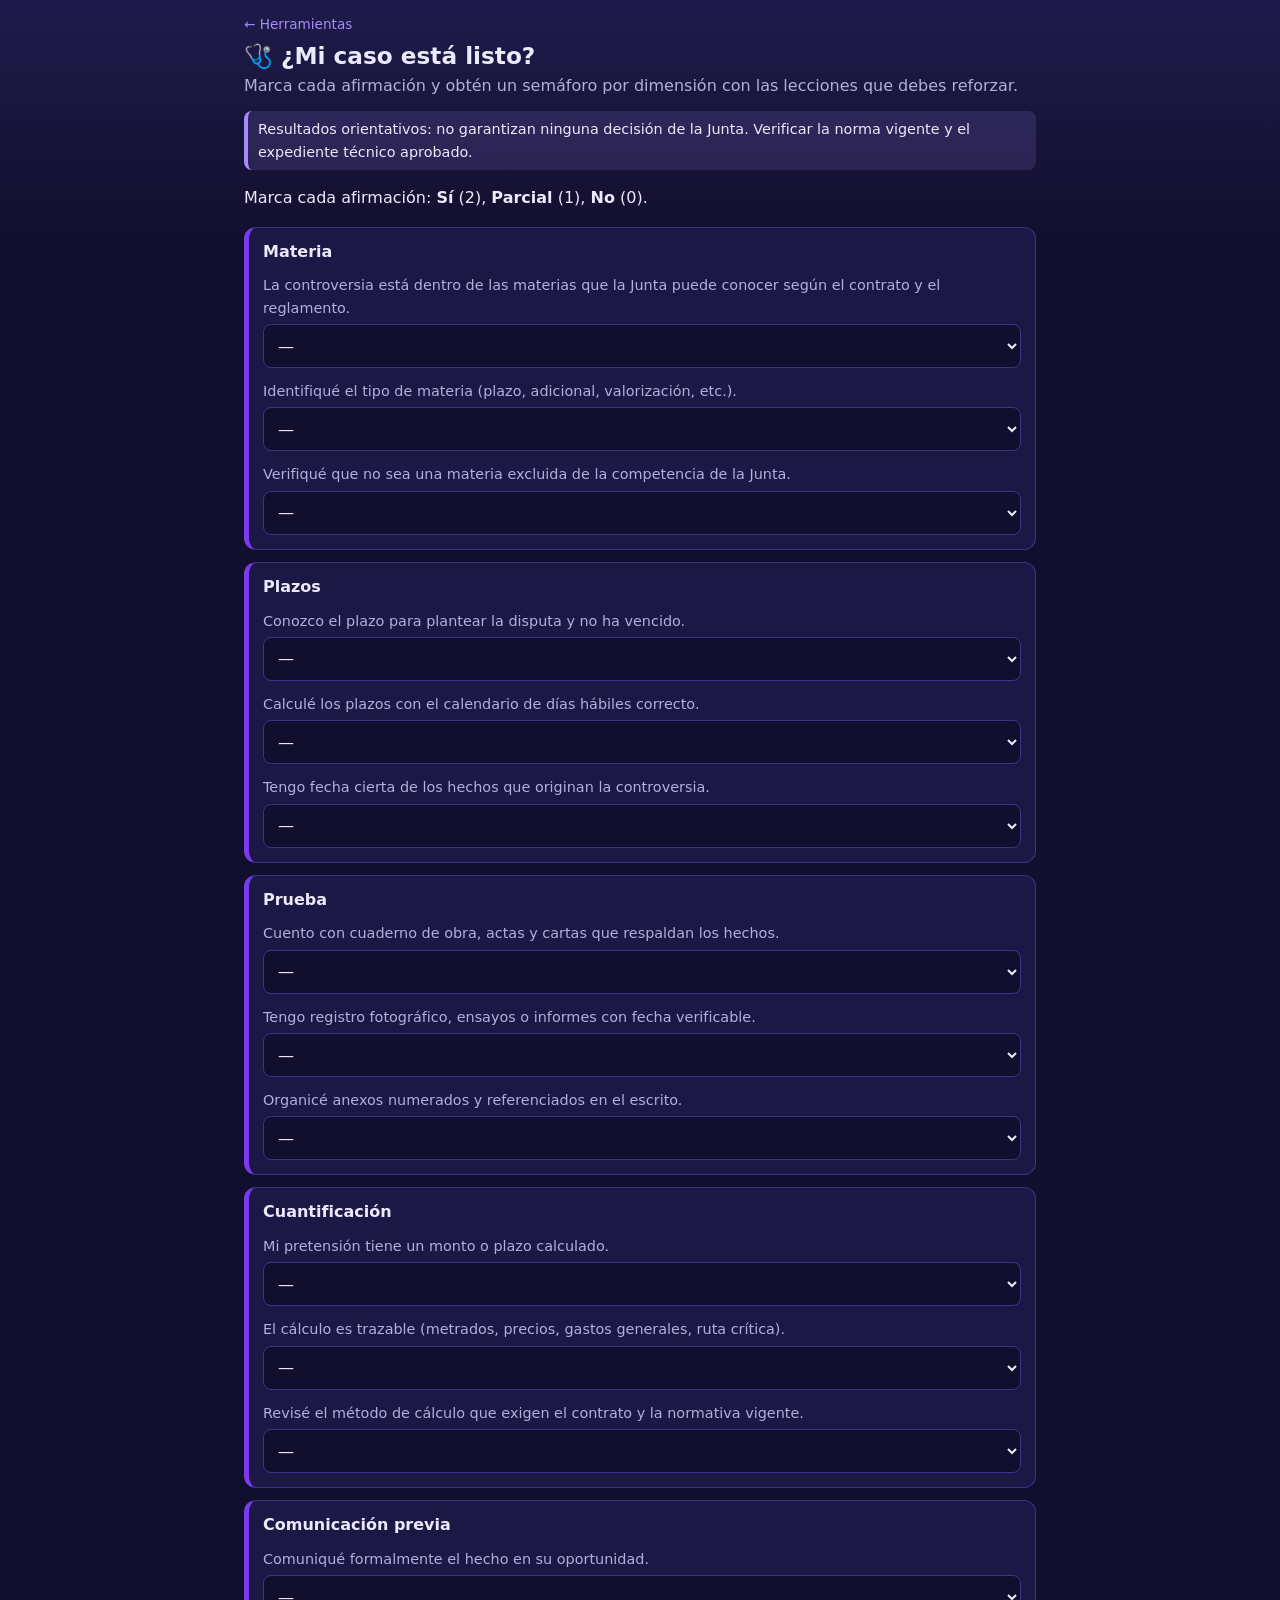
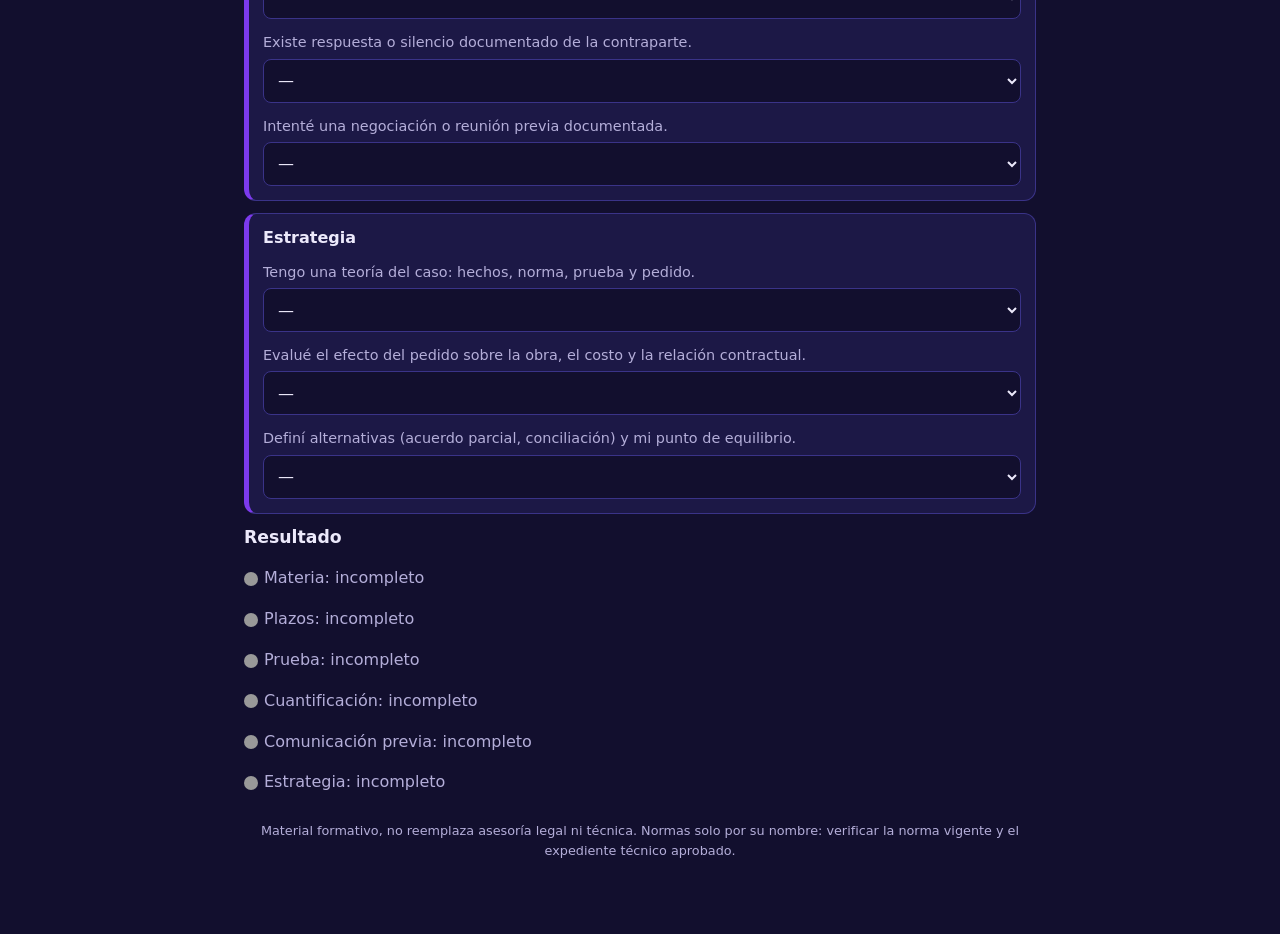
<file: assets/web/diagnostico.html>
<!doctype html>
<html lang="es"><head><meta charset="utf-8">
<meta name="viewport" content="width=device-width,initial-scale=1">
<title>¿Mi caso está listo? · JPRD PRO</title>
<link rel="stylesheet" href="assets/tools.css"></head>
<body class="acc-a1 tool">
<div class="crumb"><a href="herramientas.html">← Herramientas</a></div>
<h1>🩺 ¿Mi caso está listo?</h1>
<p class="sub">Marca cada afirmación y obtén un semáforo por dimensión con las lecciones que debes reforzar.</p>
<div class="warn">Resultados orientativos: no garantizan ninguna decisión de la Junta. Verificar la norma vigente y el expediente técnico aprobado.</div>
<div id="tool"></div>
<p class="foot">Material formativo, no reemplaza asesoría legal ni técnica. Normas solo por su nombre: verificar la norma vigente y el expediente técnico aprobado.</p>
<script src="assets/catalog.js"></script><script src="assets/engine.js"></script>
<script src="assets/jdata-casos.js"></script><script src="assets/jdata-sim.js"></script><script src="assets/jtools.js"></script>
<script>JTOOLS['diagnostico'](document.getElementById('tool'));</script>
</body></html>
</file>
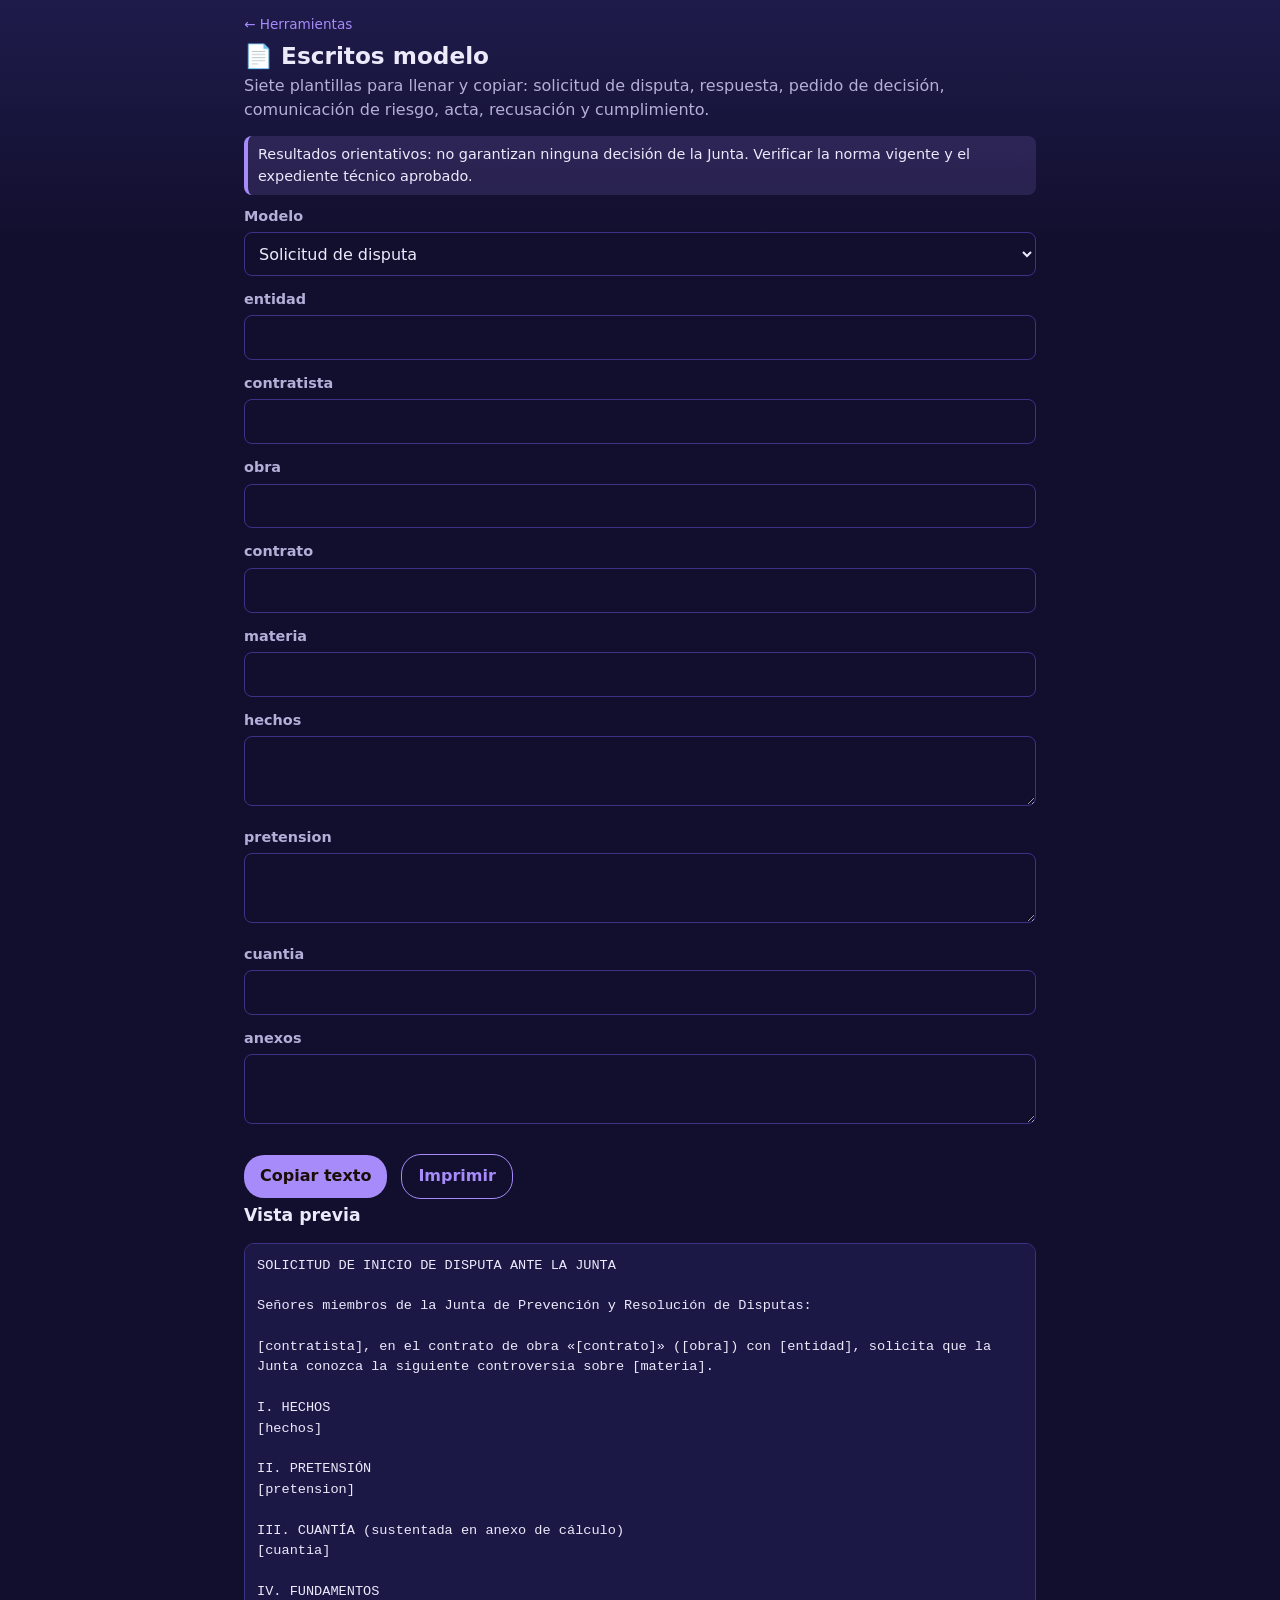
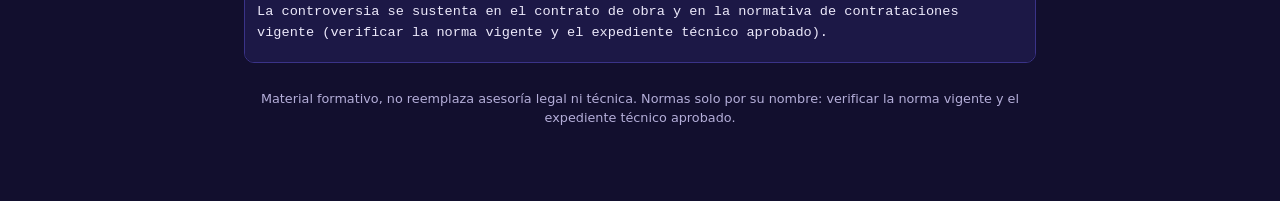
<file: assets/web/escritos.html>
<!doctype html>
<html lang="es"><head><meta charset="utf-8">
<meta name="viewport" content="width=device-width,initial-scale=1">
<title>Escritos modelo · JPRD PRO</title>
<link rel="stylesheet" href="assets/tools.css"></head>
<body class="acc-a2 tool">
<div class="crumb"><a href="herramientas.html">← Herramientas</a></div>
<h1>📄 Escritos modelo</h1>
<p class="sub">Siete plantillas para llenar y copiar: solicitud de disputa, respuesta, pedido de decisión, comunicación de riesgo, acta, recusación y cumplimiento.</p>
<div class="warn">Resultados orientativos: no garantizan ninguna decisión de la Junta. Verificar la norma vigente y el expediente técnico aprobado.</div>
<div id="tool"></div>
<p class="foot">Material formativo, no reemplaza asesoría legal ni técnica. Normas solo por su nombre: verificar la norma vigente y el expediente técnico aprobado.</p>
<script src="assets/catalog.js"></script><script src="assets/engine.js"></script>
<script src="assets/jdata-casos.js"></script><script src="assets/jdata-sim.js"></script><script src="assets/jtools.js"></script>
<script>JTOOLS['escritos'](document.getElementById('tool'));</script>
</body></html>
</file>
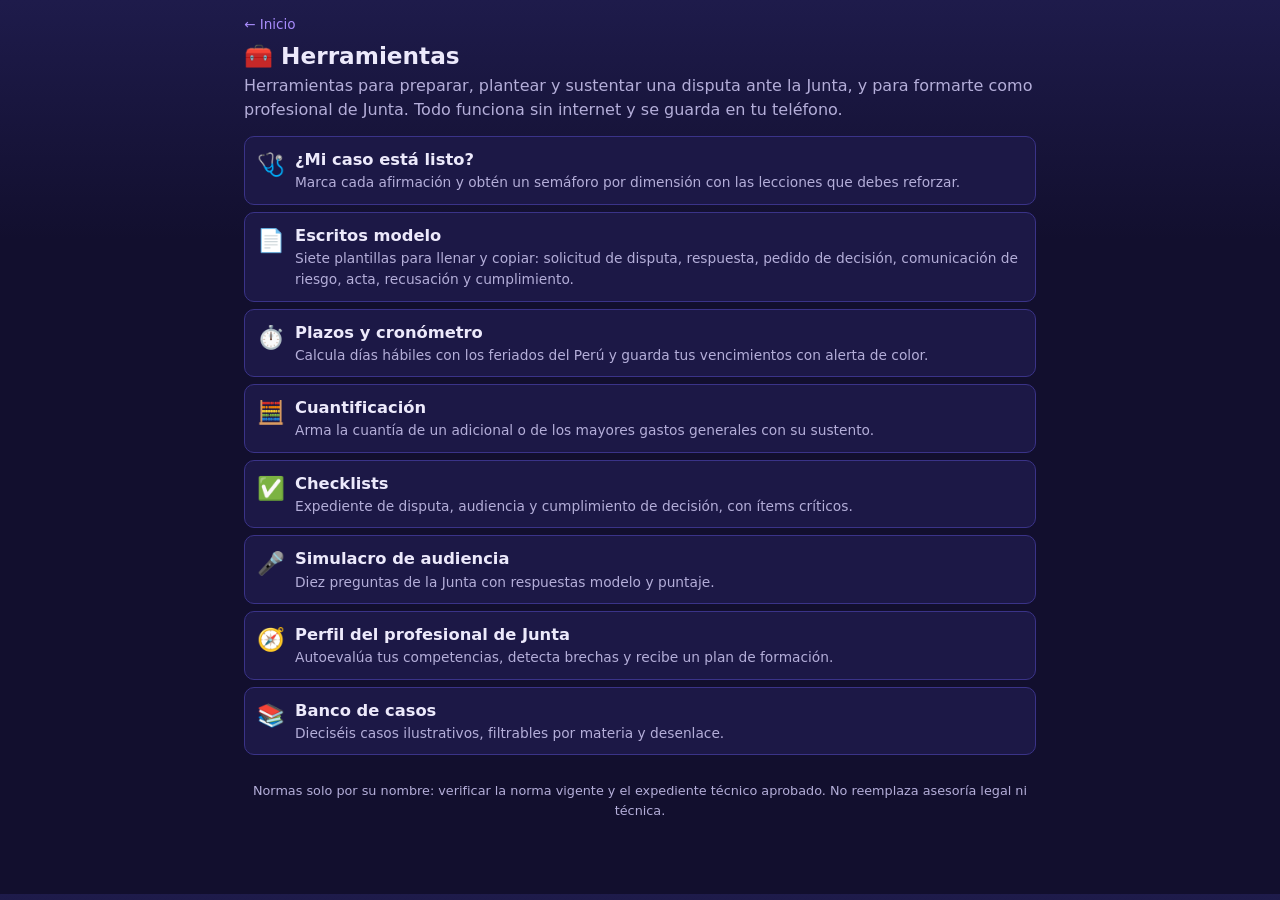
<file: assets/web/herramientas.html>
<!doctype html>
<html lang="es"><head><meta charset="utf-8">
<meta name="viewport" content="width=device-width,initial-scale=1">
<title>Herramientas · JPRD PRO</title>
<link rel="stylesheet" href="assets/tools.css"></head>
<body class="acc-a1">
<div class="crumb"><a href="index.html">← Inicio</a></div>
<h1>🧰 Herramientas</h1>
<p class="lead">Herramientas para preparar, plantear y sustentar una disputa ante la Junta, y para formarte como profesional de Junta. Todo funciona sin internet y se guarda en tu teléfono.</p>
<div class="tools-grid">
<a class="les" href="diagnostico.html"><span class="ic">🩺</span><span><div class="t">¿Mi caso está listo?</div><div class="dd">Marca cada afirmación y obtén un semáforo por dimensión con las lecciones que debes reforzar.</div></span></a>
<a class="les" href="escritos.html"><span class="ic">📄</span><span><div class="t">Escritos modelo</div><div class="dd">Siete plantillas para llenar y copiar: solicitud de disputa, respuesta, pedido de decisión, comunicación de riesgo, acta, recusación y cumplimiento.</div></span></a>
<a class="les" href="plazos.html"><span class="ic">⏱️</span><span><div class="t">Plazos y cronómetro</div><div class="dd">Calcula días hábiles con los feriados del Perú y guarda tus vencimientos con alerta de color.</div></span></a>
<a class="les" href="cuantifica.html"><span class="ic">🧮</span><span><div class="t">Cuantificación</div><div class="dd">Arma la cuantía de un adicional o de los mayores gastos generales con su sustento.</div></span></a>
<a class="les" href="checklist.html"><span class="ic">✅</span><span><div class="t">Checklists</div><div class="dd">Expediente de disputa, audiencia y cumplimiento de decisión, con ítems críticos.</div></span></a>
<a class="les" href="simulacro.html"><span class="ic">🎤</span><span><div class="t">Simulacro de audiencia</div><div class="dd">Diez preguntas de la Junta con respuestas modelo y puntaje.</div></span></a>
<a class="les" href="perfil.html"><span class="ic">🧭</span><span><div class="t">Perfil del profesional de Junta</div><div class="dd">Autoevalúa tus competencias, detecta brechas y recibe un plan de formación.</div></span></a>
<a class="les" href="casos.html"><span class="ic">📚</span><span><div class="t">Banco de casos</div><div class="dd">Dieciséis casos ilustrativos, filtrables por materia y desenlace.</div></span></a>
</div>
<p class="foot">Normas solo por su nombre: verificar la norma vigente y el expediente técnico aprobado. No reemplaza asesoría legal ni técnica.</p>
</body></html>
</file>
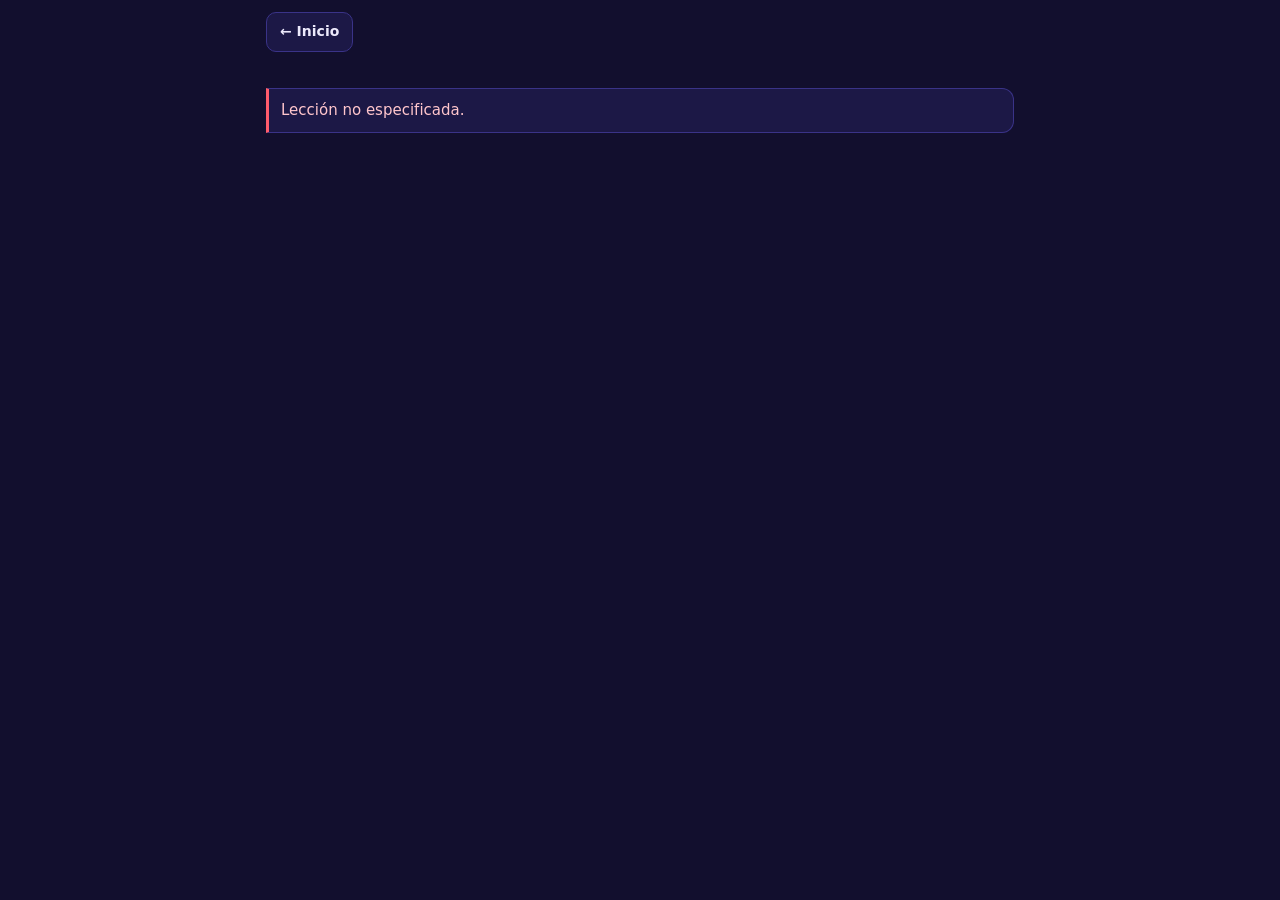
<file: assets/web/lesson.html>
<!DOCTYPE html>
<html lang="es">
<head>
<meta charset="UTF-8">
<meta name="viewport" content="width=device-width, initial-scale=1.0, viewport-fit=cover">
<title>Cargando…</title>
<meta name="theme-color" content="#1e1b4b">

<link rel="stylesheet" href="assets/styles.css">
</head>
<body>
  <div class="topbar">
    <a class="back" href="index.html">← Inicio</a>
    <span class="tt" id="tt"></span>
  </div>
  <div class="lesson-wrap"><div id="lesson"></div></div>

<script src="assets/catalog.js"></script>
<script src="assets/engine.js"></script>
<script>
  (function () {
    var p = new URLSearchParams(location.search);
    var name = (p.get('l') || '').replace(/[^a-z0-9\-]/gi, '');
    if (!name) { document.getElementById('lesson').innerHTML = '<div class="err">Lección no especificada.</div>'; return; }
    window.__lesson = name;
    window.addEventListener('pagehide', function () { try { Speak.stop(); } catch (e) {} });
    var s = document.createElement('script');
    s.src = 'lessons/' + name + '.js';
    s.onerror = function () { document.getElementById('lesson').innerHTML = '<div class="err">No se encontró la lección: ' + name + '</div>'; };
    document.body.appendChild(s);
  })();
</script>
</body>
</html>
</file>
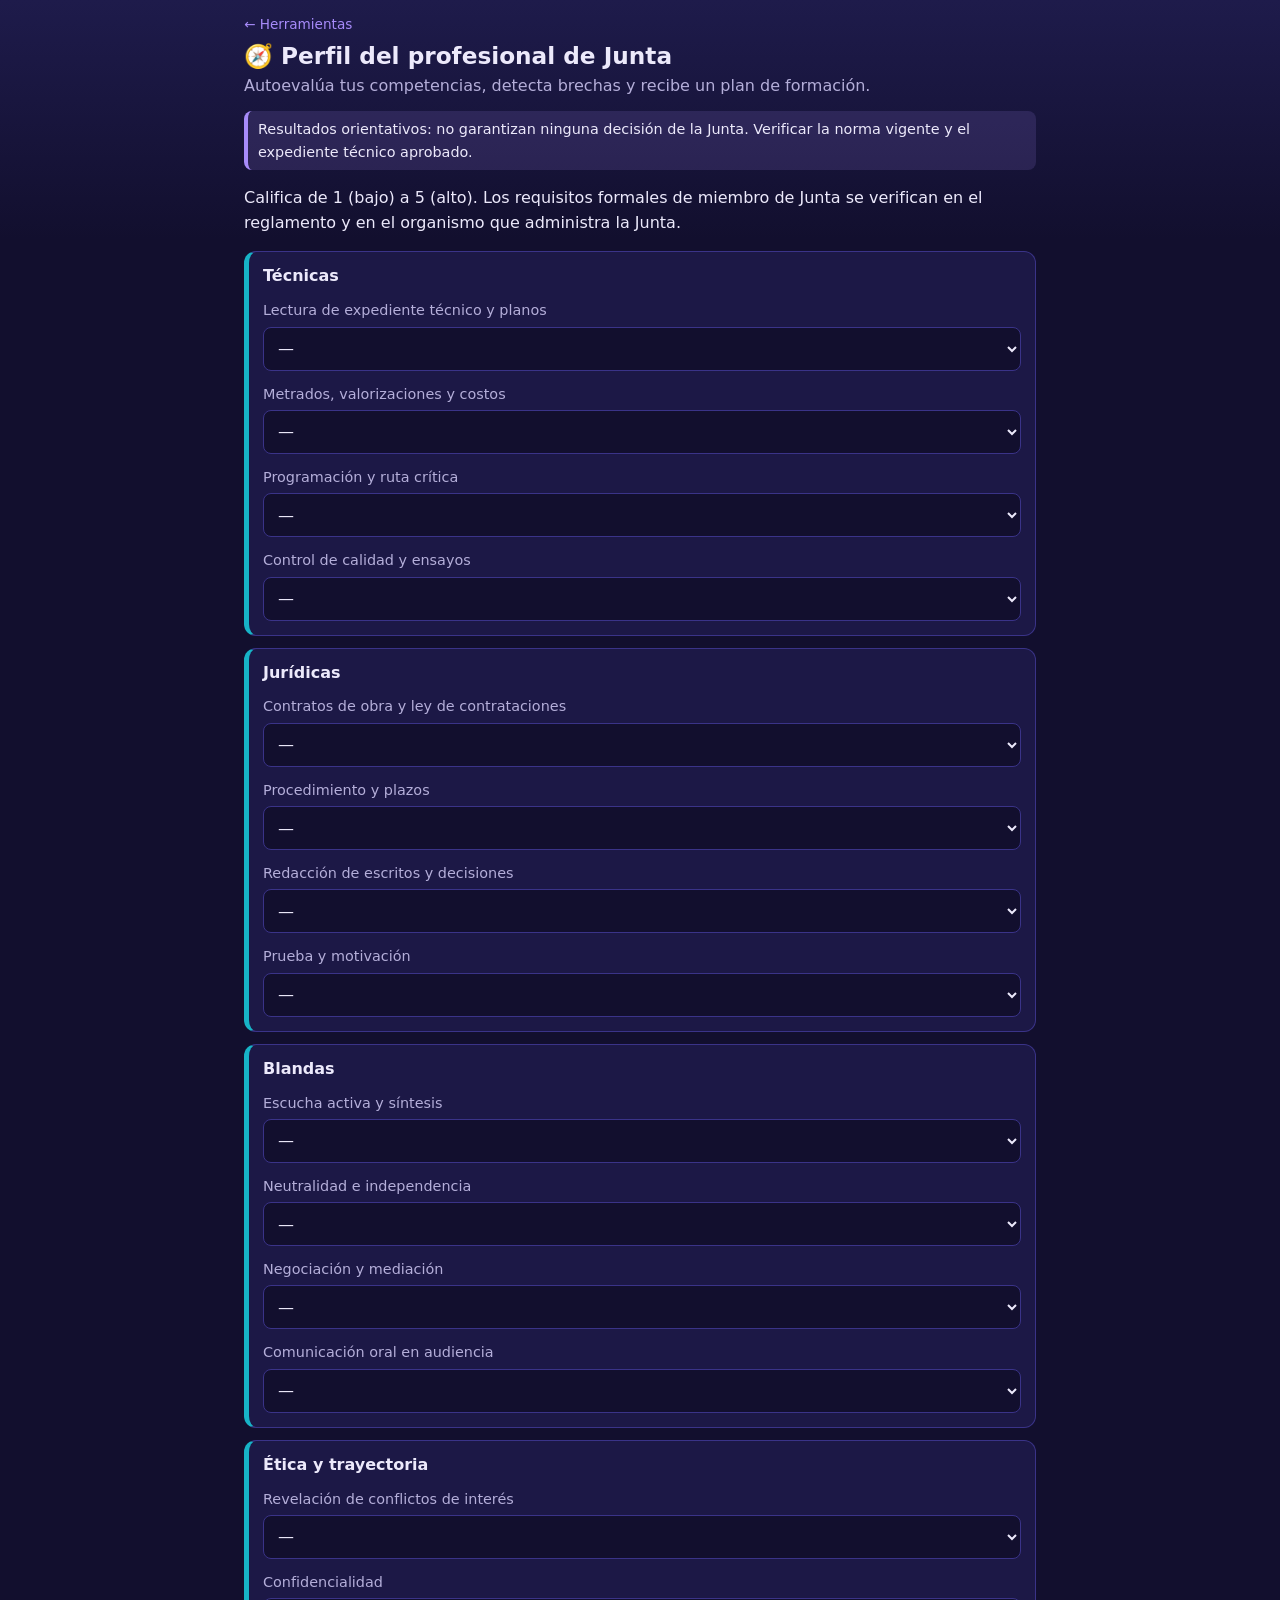
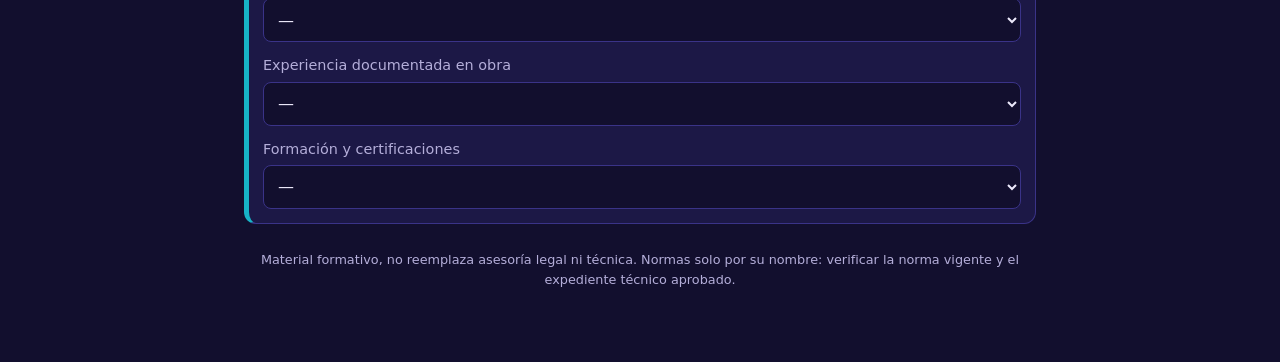
<file: assets/web/perfil.html>
<!doctype html>
<html lang="es"><head><meta charset="utf-8">
<meta name="viewport" content="width=device-width,initial-scale=1">
<title>Perfil del profesional de Junta · JPRD PRO</title>
<link rel="stylesheet" href="assets/tools.css"></head>
<body class="acc-a7 tool">
<div class="crumb"><a href="herramientas.html">← Herramientas</a></div>
<h1>🧭 Perfil del profesional de Junta</h1>
<p class="sub">Autoevalúa tus competencias, detecta brechas y recibe un plan de formación.</p>
<div class="warn">Resultados orientativos: no garantizan ninguna decisión de la Junta. Verificar la norma vigente y el expediente técnico aprobado.</div>
<div id="tool"></div>
<p class="foot">Material formativo, no reemplaza asesoría legal ni técnica. Normas solo por su nombre: verificar la norma vigente y el expediente técnico aprobado.</p>
<script src="assets/catalog.js"></script><script src="assets/engine.js"></script>
<script src="assets/jdata-casos.js"></script><script src="assets/jdata-sim.js"></script><script src="assets/jtools.js"></script>
<script>JTOOLS['perfil'](document.getElementById('tool'));</script>
</body></html>
</file>
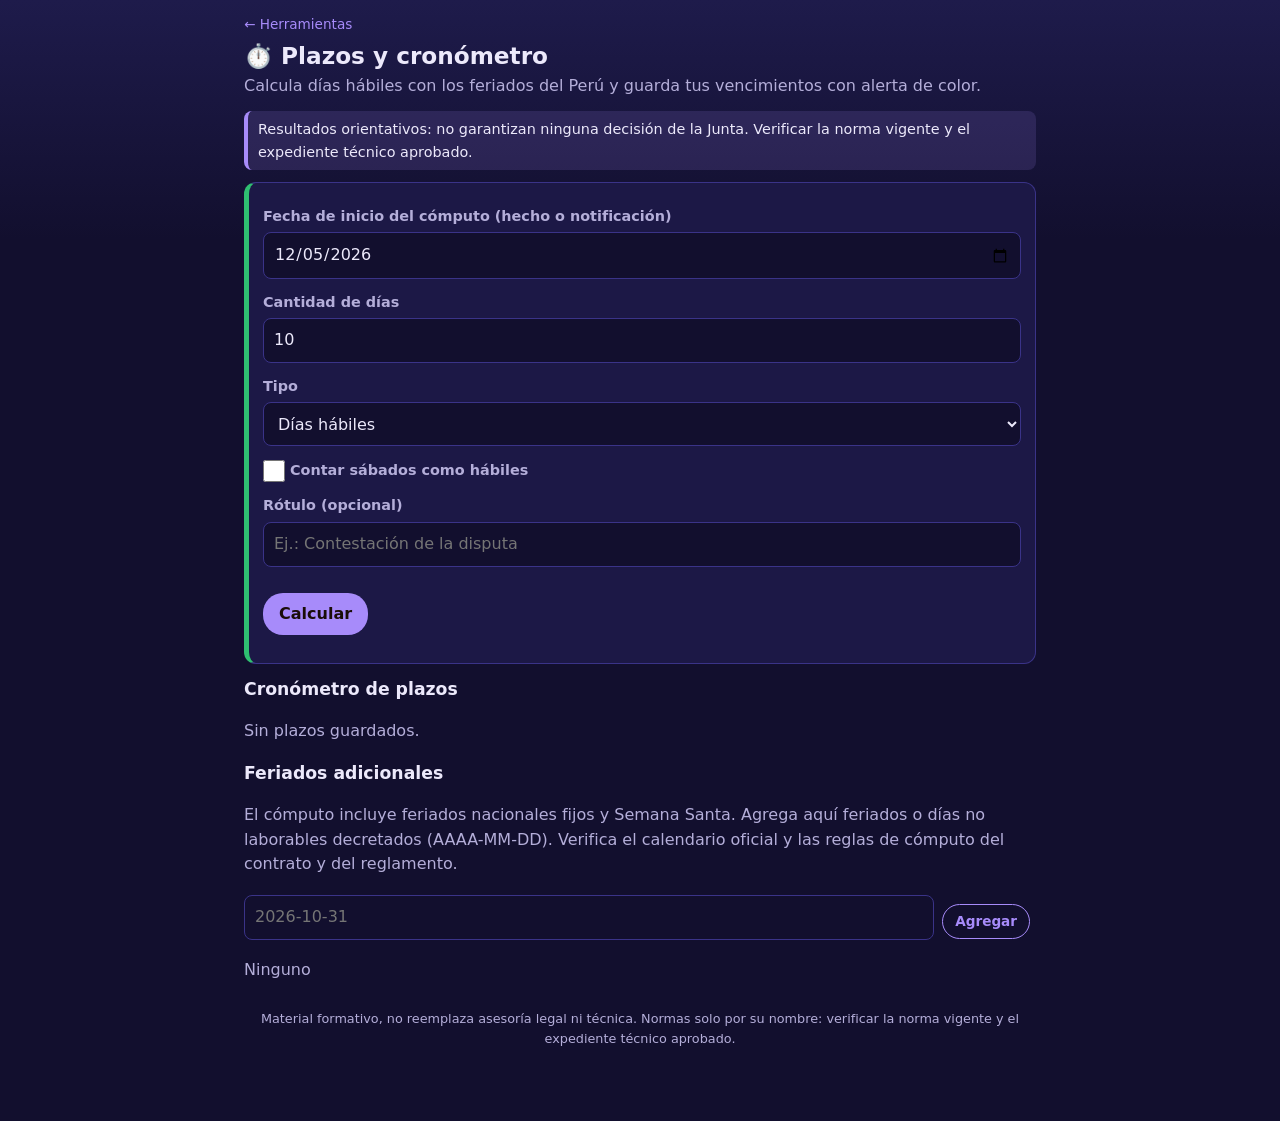
<file: assets/web/plazos.html>
<!doctype html>
<html lang="es"><head><meta charset="utf-8">
<meta name="viewport" content="width=device-width,initial-scale=1">
<title>Plazos y cronómetro · JPRD PRO</title>
<link rel="stylesheet" href="assets/tools.css"></head>
<body class="acc-a3 tool">
<div class="crumb"><a href="herramientas.html">← Herramientas</a></div>
<h1>⏱️ Plazos y cronómetro</h1>
<p class="sub">Calcula días hábiles con los feriados del Perú y guarda tus vencimientos con alerta de color.</p>
<div class="warn">Resultados orientativos: no garantizan ninguna decisión de la Junta. Verificar la norma vigente y el expediente técnico aprobado.</div>
<div id="tool"></div>
<p class="foot">Material formativo, no reemplaza asesoría legal ni técnica. Normas solo por su nombre: verificar la norma vigente y el expediente técnico aprobado.</p>
<script src="assets/catalog.js"></script><script src="assets/engine.js"></script>
<script src="assets/jdata-casos.js"></script><script src="assets/jdata-sim.js"></script><script src="assets/jtools.js"></script>
<script>JTOOLS['plazos'](document.getElementById('tool'));</script>
</body></html>
</file>
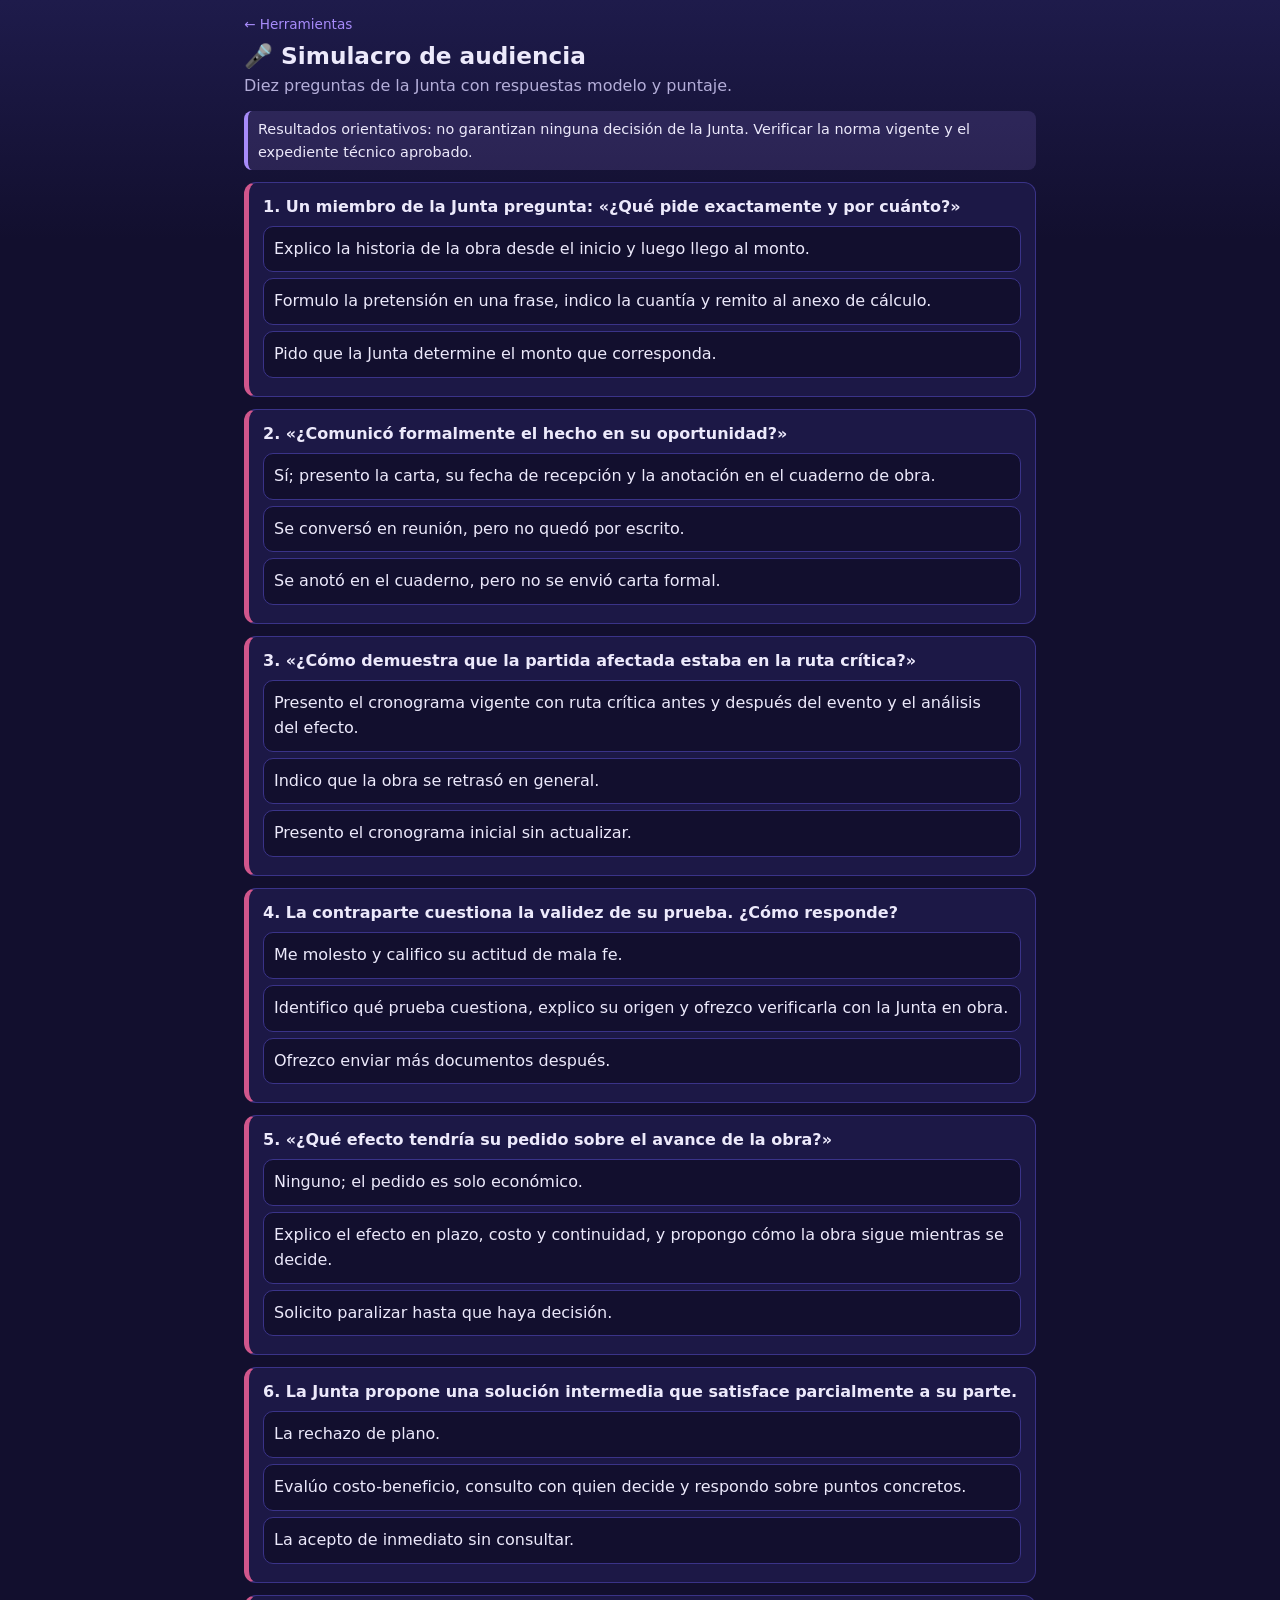
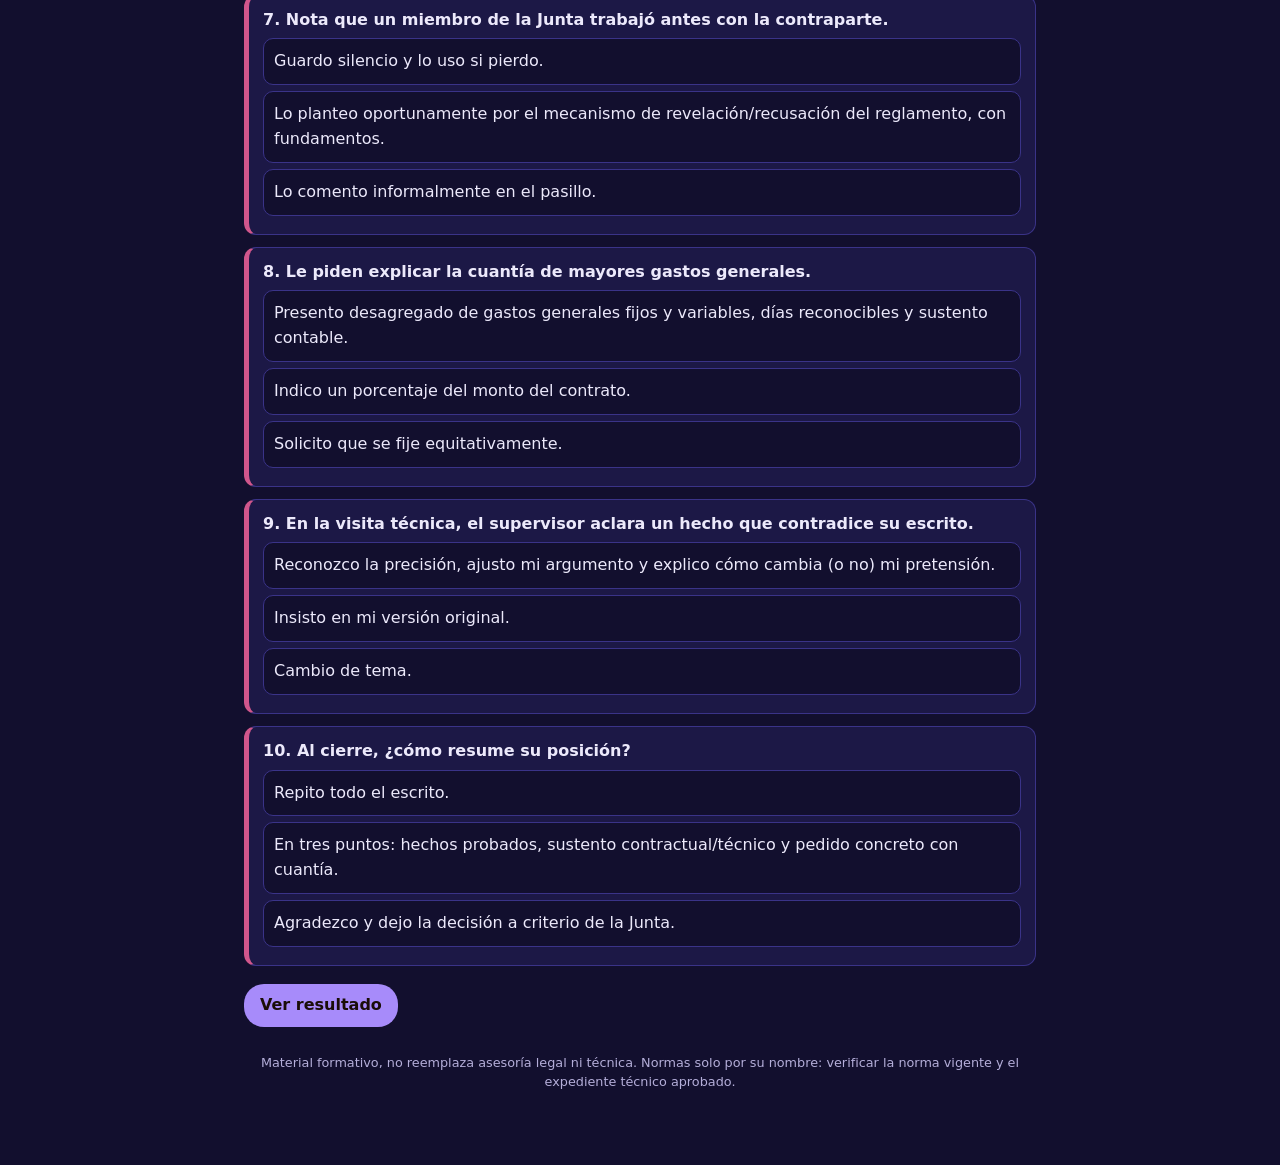
<file: assets/web/simulacro.html>
<!doctype html>
<html lang="es"><head><meta charset="utf-8">
<meta name="viewport" content="width=device-width,initial-scale=1">
<title>Simulacro de audiencia · JPRD PRO</title>
<link rel="stylesheet" href="assets/tools.css"></head>
<body class="acc-a6 tool">
<div class="crumb"><a href="herramientas.html">← Herramientas</a></div>
<h1>🎤 Simulacro de audiencia</h1>
<p class="sub">Diez preguntas de la Junta con respuestas modelo y puntaje.</p>
<div class="warn">Resultados orientativos: no garantizan ninguna decisión de la Junta. Verificar la norma vigente y el expediente técnico aprobado.</div>
<div id="tool"></div>
<p class="foot">Material formativo, no reemplaza asesoría legal ni técnica. Normas solo por su nombre: verificar la norma vigente y el expediente técnico aprobado.</p>
<script src="assets/catalog.js"></script><script src="assets/engine.js"></script>
<script src="assets/jdata-casos.js"></script><script src="assets/jdata-sim.js"></script><script src="assets/jtools.js"></script>
<script>JTOOLS['simulacro'](document.getElementById('tool'));</script>
</body></html>
</file>
<file: assets/web/assets/styles.css>
/* ============ JPRD PRO — estilos ============ */
:root{
  --bg:#120f2e; --panel:#1c1846; --panel2:#251f5c; --border:#3a3388;
  --ink:#ece9fb; --mut:#b4aed9; --dim:#8a84b8;
  --acc:#a78bfa; --ok:#2bb673; --bad:#ff5c6c; --warn:#ffb020;
  /* acentos por área */
  --a1:#3b82f6; --a2:#9b6cff; --a3:#2bb673; --a4:#ff7a45; --a5:#19b3c6;
  --a6:#56c25a; --a7:#ff5c6c; --a8:#ffb020; --a9:#ff6cc4; --a10:#7d8aff;
  --a11:#e8643c; --a12:#b98a5a; --a13:#3ec9c0; --a14:#f2c14e;
}
*{box-sizing:border-box; -webkit-tap-highlight-color:transparent;}
html,body{margin:0; padding:0;}
body{
  background:var(--bg); color:var(--ink);
  font-family:-apple-system,BlinkMacSystemFont,'Segoe UI',Roboto,system-ui,sans-serif;
  font-size:15px; line-height:1.55; padding:0 14px 40px; max-width:780px; margin:0 auto;
}
h1,h2{margin:0;}
a{color:inherit; text-decoration:none;}

/* ---- Home header ---- */
.head{padding:18px 4px 6px;}
.head h1{font-size:30px; font-weight:800; letter-spacing:-.5px;}
.head h1 .em{color:var(--acc);}
.lead{color:var(--mut); margin-top:8px; font-size:14px;}
.chips{display:flex; flex-wrap:wrap; gap:6px; margin-top:12px;}
.chip{background:var(--panel); border:1px solid var(--border); border-radius:999px; padding:5px 11px; font-size:12px; color:var(--mut);}

.progress-wrap{margin-top:14px;}
.progress-bar{height:9px; background:var(--panel2); border-radius:999px; overflow:hidden; border:1px solid var(--border);}
.progress-fill{height:100%; background:linear-gradient(90deg,var(--acc),#5fe0a3); width:0; transition:width .5s;}
.progress-txt{font-size:12px; color:var(--dim); margin-top:5px;}

/* ---- Buscador ---- */
.search{margin:16px 0 6px;}
.search input{width:100%; background:var(--panel); border:1px solid var(--border); color:var(--ink);
  border-radius:12px; padding:13px 15px; font-size:15px; outline:none;}
.search input:focus{border-color:var(--acc);}

/* ---- Secciones del home ---- */
.section{margin:22px 0 10px; padding:0 2px;}
.section .t{font-size:16px; font-weight:700;}
.section .sdesc{font-size:12.5px; color:var(--dim); margin-top:3px;}

.grid{display:grid; grid-template-columns:repeat(2,1fr); gap:10px;}
@media(max-width:520px){ .grid{grid-template-columns:1fr;} }

.card{position:relative; background:var(--panel); border:1px solid var(--border);
  border-left:4px solid var(--acc); border-radius:14px; padding:13px 13px 12px; display:flex; flex-direction:column; min-height:118px;}
.card:active{background:var(--panel2);}
.card .ico{font-size:24px;}
.card .ct{font-weight:700; margin-top:5px; font-size:14.5px;}
.card .cd{color:var(--mut); font-size:12.5px; margin-top:4px; flex:1;}
.card .go{color:var(--acc); font-size:12.5px; font-weight:600; margin-top:8px;}
.card .done{position:absolute; top:10px; right:10px; font-size:10.5px; color:var(--ok);
  background:rgba(43,182,115,.13); border:1px solid rgba(43,182,115,.4); padding:2px 7px; border-radius:999px;}

.foot{margin-top:30px; padding:16px 4px; color:var(--dim); font-size:12px; border-top:1px solid var(--border); line-height:1.7;}

/* ============ Página de lección ============ */
.topbar{display:flex; align-items:center; gap:12px; padding:12px 2px; position:sticky; top:0;
  background:linear-gradient(180deg,var(--bg) 70%,transparent); z-index:20;}
.back{background:var(--panel); border:1px solid var(--border); border-radius:10px; padding:8px 13px; font-size:14px; font-weight:600;}
.back:active{background:var(--panel2);}
.tt{color:var(--dim); font-size:13px; overflow:hidden; text-overflow:ellipsis; white-space:nowrap;}

.lesson-wrap{padding:4px 2px 20px;}
.area-badge{display:inline-block; font-size:11.5px; color:var(--mut); background:var(--panel);
  border:1px solid var(--border); border-radius:999px; padding:4px 11px; margin-bottom:8px;}
.lesson-title{font-size:24px; font-weight:800; letter-spacing:-.4px; line-height:1.25;}
.lesson-sub{color:var(--mut); margin-top:6px; font-size:14px;}
.norma-tag{margin-top:8px; font-size:12.5px; color:var(--warn); background:rgba(255,176,32,.1);
  border:1px solid rgba(255,176,32,.3); border-radius:8px; padding:6px 10px; display:inline-block;}

/* barra de audio */
.audiobar{display:flex; align-items:center; gap:10px; margin:16px 0; flex-wrap:wrap;
  background:var(--panel); border:1px solid var(--border); border-radius:14px; padding:10px 12px; position:sticky; top:54px; z-index:15;}
.speed{display:flex; align-items:center; gap:7px; font-size:13px; color:var(--dim); flex:1; min-width:140px;}
.speed input[type=range]{flex:1; accent-color:var(--acc);}

.btn{border:none; border-radius:11px; padding:12px 15px; font-size:14.5px; font-weight:700; cursor:pointer; transition:.15s;}
.btn.primary{background:var(--acc); color:#04121f;}
.btn.primary:active{filter:brightness(.92);}

/* intro y secciones */
.intro{background:linear-gradient(135deg,rgba(43,182,115,.12),rgba(43,182,115,.03));
  border:1px solid rgba(43,182,115,.25); border-radius:14px; padding:14px 15px; font-size:14.5px; color:var(--ink); margin-bottom:6px;}
.sec{background:var(--panel); border:1px solid var(--border); border-radius:14px; padding:6px 15px 14px; margin-top:12px; transition:.2s;}
.sec.speaking, .intro.speaking{border-color:var(--acc); box-shadow:0 0 0 2px rgba(43,182,115,.25);}
.sec-head{display:flex; align-items:center; justify-content:space-between; gap:10px; padding-top:10px;}
.sec-head h2{font-size:16.5px; font-weight:700; color:var(--ink);}
.sec-body{color:var(--mut); font-size:14px; margin-top:6px;}
.sec-body p{margin:8px 0;}
.sec-body ul{margin:8px 0; padding-left:20px;}
.sec-body li{margin:5px 0;}
.sec-body b,.sec-body strong{color:var(--ink);}
.sec-body .hl{color:var(--acc); font-weight:600;}
.sec-body table{width:100%; border-collapse:collapse; margin:10px 0; font-size:13px;}
.sec-body th,.sec-body td{border:1px solid var(--border); padding:7px 9px; text-align:left;}
.sec-body th{background:var(--panel2); color:var(--ink);}

.mini-audio{background:var(--panel2); border:1px solid var(--border); color:var(--ink);
  border-radius:9px; padding:6px 11px; font-size:14px; cursor:pointer; flex-shrink:0;}
.mini-audio:active{background:var(--acc); color:#04121f;}

/* puntos clave */
.keypoints{background:rgba(58,160,255,.08); border:1px solid rgba(58,160,255,.28); border-radius:14px; padding:6px 15px 14px; margin-top:14px;}
.kp-head{display:flex; align-items:center; justify-content:space-between; padding-top:10px; font-weight:700; font-size:15px;}
.keypoints ul{margin:8px 0 0; padding-left:20px;}
.keypoints li{margin:6px 0; font-size:14px; color:var(--ink);}

/* títulos de bloque */
.block-title{font-size:17px; font-weight:800; margin:24px 0 10px; padding-top:6px;}

/* flashcards */
.flashwrap{display:grid; grid-template-columns:1fr; gap:10px;}
.flash{position:relative; perspective:1200px; min-height:120px; cursor:pointer;}
.flash-inner{position:relative; width:100%; min-height:120px; transition:transform .5s; transform-style:preserve-3d;}
.flash.flip .flash-inner{transform:rotateY(180deg);}
.flash-face{position:absolute; inset:0; backface-visibility:hidden; border-radius:14px; padding:16px 15px;
  display:flex; flex-direction:column; justify-content:center; gap:8px; border:1px solid var(--border);}
.flash-q{background:var(--panel);}
.flash-a{background:linear-gradient(135deg,rgba(43,182,115,.14),rgba(43,182,115,.04)); border-color:rgba(43,182,115,.35); transform:rotateY(180deg);}
.flash-tag{font-size:10.5px; letter-spacing:1px; color:var(--dim); font-weight:700;}
.flash-q div, .flash-a div{font-size:14.5px; color:var(--ink);}
.flash-hint{font-size:11px; color:var(--dim);}
.flash-audio{position:absolute; top:10px; right:10px; z-index:3; background:var(--panel2);
  border:1px solid var(--border); color:var(--ink); border-radius:8px; padding:4px 9px; font-size:13px; cursor:pointer;}

/* quiz */
.quiz{display:flex; flex-direction:column; gap:14px;}
.qitem{background:var(--panel); border:1px solid var(--border); border-radius:14px; padding:13px 14px;}
.q-head{display:flex; align-items:flex-start; justify-content:space-between; gap:10px;}
.q-text{font-weight:600; font-size:14.5px;}
.opts{display:flex; flex-direction:column; gap:8px; margin-top:11px;}
.opt{text-align:left; background:var(--panel2); border:1px solid var(--border); color:var(--ink);
  border-radius:10px; padding:11px 13px; font-size:14px; cursor:pointer;}
.opt:active{border-color:var(--acc);}
.opt.ok{background:rgba(43,182,115,.16); border-color:var(--ok); color:#bff5d9;}
.opt.bad{background:rgba(255,92,108,.14); border-color:var(--bad); color:#ffc6cc;}
.why{margin-top:10px; font-size:13px; border-radius:10px; padding:9px 11px;}
.why-ok{background:rgba(43,182,115,.1); border:1px solid rgba(43,182,115,.3); color:#bff5d9;}
.why-bad{background:rgba(255,176,32,.1); border:1px solid rgba(255,176,32,.3); color:#ffe2ad;}
.quiz-score{font-weight:700; color:var(--acc); text-align:center; padding:6px;}

/* navegación */
.lesson-nav{display:flex; justify-content:space-between; gap:10px; margin:26px 0 6px;}
.nav-btn{flex:1; background:var(--panel); border:1px solid var(--border); border-radius:12px; padding:12px;
  font-size:13px; font-weight:600; color:var(--mut); max-width:48%;}
.nav-btn.next{text-align:right; color:var(--acc);}
.nav-btn:active{background:var(--panel2);}

.err{background:rgba(255,92,108,.1); border:1px solid var(--bad); border-radius:12px; padding:16px; color:#ffc6cc; margin-top:20px;}

/* ===== Mejoras Arquitectura Experto: índice rápido y fórmulas ===== */
.toc{display:flex; flex-wrap:wrap; gap:7px; margin:16px 0 2px;}
.toc a{background:var(--panel); border:1px solid var(--border); border-radius:10px; padding:7px 11px; font-size:12.5px; color:var(--mut); font-weight:600;}
.toc a:active{background:var(--panel2); border-color:var(--acc);}
.section{scroll-margin-top:12px;}

.formulas{display:grid; grid-template-columns:1fr; gap:9px;}
.formula{background:var(--panel); border:1px solid var(--border); border-left:3px solid var(--acc);
  border-radius:12px; padding:11px 14px;}
.f-eq{font-family:'Cambria Math','Times New Roman',Georgia,serif; font-size:15.5px; color:#f0e6da;}
.f-desc{font-size:12.5px; color:var(--mut); margin-top:5px;}

/* ---- Ilustraciones de leccion (fig) ---- */
.fig{margin:14px 0;padding:10px;background:#11161f;border:1px solid #1f2733;border-radius:14px}
.fig img{display:block;width:100%;height:auto;border-radius:10px}
.fig-cap{margin-top:8px;font-size:.85rem;color:#93a4bb;text-align:center}

/* ============ Legal Obra PRO — Herramientas ============ */
.toolbar{display:flex;flex-wrap:wrap;gap:7px;margin:14px 0 4px}
.toolbar a{background:var(--panel);border:1px solid var(--border);border-radius:10px;
  padding:8px 12px;font-size:12.5px;color:var(--mut);font-weight:600}
.toolbar a.on{border-color:var(--a14);color:var(--a14)}
.toolbar a:active{background:var(--panel2)}

.tpanel{background:var(--panel);border:1px solid var(--border);border-radius:14px;
  padding:14px 15px;margin-top:12px}
.tpanel h2{font-size:16.5px;font-weight:700;margin-bottom:4px}
.tpanel .thelp{font-size:12.5px;color:var(--dim);margin:4px 0 10px}

.fgrid{display:grid;grid-template-columns:1fr 1fr;gap:10px}
@media(max-width:560px){.fgrid{grid-template-columns:1fr}}
.field{display:flex;flex-direction:column;gap:4px}
.field.wide{grid-column:1/-1}
.field label{font-size:12px;color:var(--dim);font-weight:600}
.field input,.field select,.field textarea{
  background:var(--panel2);border:1px solid var(--border);color:var(--ink);
  border-radius:10px;padding:10px 12px;font-size:14px;outline:none;width:100%;
  font-family:inherit}
.field textarea{min-height:80px;resize:vertical}
.field input:focus,.field select:focus,.field textarea:focus{border-color:var(--a14)}

.btnrow{display:flex;flex-wrap:wrap;gap:9px;margin-top:12px}
.btn.ghost{background:var(--panel2);border:1px solid var(--border);color:var(--ink)}
.btn.gold{background:var(--a14);color:#2a1d00}
.btn.sm{padding:9px 13px;font-size:13.5px}

.out{background:#0b0f16;border:1px solid var(--border);border-radius:12px;
  padding:13px 14px;margin-top:12px;font-size:13.5px;color:var(--ink);
  white-space:pre-wrap;line-height:1.6;max-height:460px;overflow:auto}
.out:empty{display:none}
.copied{color:var(--ok);font-size:12.5px;margin-top:7px;font-weight:600}

/* checklist */
.chk{display:flex;gap:11px;align-items:flex-start;padding:11px 0;border-bottom:1px solid var(--border)}
.chk:last-child{border-bottom:none}
.chk input[type=checkbox]{width:20px;height:20px;margin-top:2px;accent-color:var(--ok);flex-shrink:0}
.chk .cx{flex:1}
.chk .cq{font-size:14px;color:var(--ink);font-weight:600}
.chk .cw{font-size:12.5px;color:var(--dim);margin-top:3px}
.chk.crit .cq::after{content:' CRITICO';font-size:9.5px;letter-spacing:1px;color:var(--bad);
  background:rgba(255,92,108,.12);border:1px solid rgba(255,92,108,.35);
  border-radius:999px;padding:2px 7px;margin-left:7px;vertical-align:middle}

.verdict{border-radius:12px;padding:13px 14px;margin-top:12px;font-size:14px;font-weight:600}
.v-ok{background:rgba(43,182,115,.12);border:1px solid rgba(43,182,115,.4);color:#bff5d9}
.v-warn{background:rgba(255,176,32,.1);border:1px solid rgba(255,176,32,.35);color:#ffe2ad}
.v-bad{background:rgba(255,92,108,.12);border:1px solid rgba(255,92,108,.4);color:#ffc6cc}

/* resultado de calculo */
.res{display:grid;grid-template-columns:1fr;gap:8px;margin-top:12px}
.resrow{display:flex;justify-content:space-between;gap:12px;background:var(--panel2);
  border:1px solid var(--border);border-radius:10px;padding:10px 13px;font-size:13.5px}
.resrow b{color:var(--a14);font-size:15px;white-space:nowrap}
.resnote{font-size:12px;color:var(--dim);margin-top:8px;line-height:1.6}

/* matriz de riesgos */
.rfilters{display:flex;flex-wrap:wrap;gap:7px;margin:10px 0}
.pill{background:var(--panel2);border:1px solid var(--border);border-radius:999px;
  padding:7px 13px;font-size:12.5px;color:var(--mut);cursor:pointer;font-weight:600}
.pill.on{background:var(--a14);border-color:var(--a14);color:#2a1d00}
.risk{background:var(--panel);border:1px solid var(--border);border-left:4px solid var(--dim);
  border-radius:12px;padding:12px 14px;margin-top:10px}
.risk.alta{border-left-color:var(--bad)}
.risk.media{border-left-color:var(--warn)}
.risk.baja{border-left-color:var(--ok)}
.risk .rt{font-weight:700;font-size:14.5px}
.risk .rm{font-size:13px;color:var(--mut);margin-top:5px}
.risk .rroles{display:flex;flex-wrap:wrap;gap:6px;margin-top:9px}
.rrole{font-size:11px;border-radius:999px;padding:3px 9px;border:1px solid var(--border);color:var(--mut)}
.rrole.hit{background:rgba(242,193,78,.14);border-color:rgba(242,193,78,.45);color:var(--a14);font-weight:700}
.risk .rlinks{display:flex;flex-wrap:wrap;gap:8px;margin-top:10px}
.risk .rlinks a{font-size:12px;color:var(--acc);font-weight:600;
  border:1px solid var(--border);border-radius:9px;padding:6px 10px}

.warnbox{background:rgba(255,176,32,.08);border:1px solid rgba(255,176,32,.3);
  border-radius:12px;padding:11px 13px;font-size:12.5px;color:#ffe2ad;margin-top:12px;line-height:1.6}

/* ============ Metrados PRO — ajustes de herramientas ============ */
:root{ --tool:#fbbf24; --tool-ink:#2e1065; }
.toolbar a.on{ border-color:var(--tool); color:var(--tool); }
.btn.gold{ background:var(--tool); color:var(--tool-ink); }
.pill.on{ background:var(--tool); border-color:var(--tool); color:var(--tool-ink); }
.field input:focus,.field select:focus,.field textarea:focus{ border-color:var(--tool); }
.resrow b{ color:var(--tool); }
.rrole.hit{ background:rgba(45,212,191,.14); border-color:rgba(45,212,191,.45); color:var(--tool); }

/* tabla de planilla / resultados tabulares */
.tw{ overflow-x:auto; margin-top:12px; -webkit-overflow-scrolling:touch; }
table.pl{ width:100%; border-collapse:collapse; font-size:12.5px; min-width:560px; }
table.pl th,table.pl td{ border:1px solid var(--border); padding:6px 8px; text-align:left; white-space:nowrap; }
table.pl th{ background:var(--panel2); color:var(--ink); font-weight:700; font-size:11.5px;
  text-transform:uppercase; letter-spacing:.4px; }
table.pl td.num{ text-align:right; font-variant-numeric:tabular-nums; }
table.pl tr.tot td{ background:rgba(45,212,191,.10); font-weight:700; color:var(--ink); }
table.pl tr.part td{ background:var(--panel2); font-weight:700; }
table.pl td.desc{ white-space:normal; min-width:180px; }
table.pl .del{ color:var(--bad); cursor:pointer; font-weight:700; }

.hint{ font-size:12px; color:var(--dim); margin-top:6px; line-height:1.6; }
.badge{ display:inline-block; font-size:11px; border-radius:999px; padding:2px 9px;
  border:1px solid var(--border); color:var(--mut); background:var(--panel2); margin-left:6px; }
.badge.u{ color:var(--tool); border-color:rgba(45,212,191,.45); }
.empty{ color:var(--dim); font-size:13px; padding:14px 2px; }

/* ============ Valoriza PRO - identidad de herramientas ============ */
:root{ --tool:#a3e635; --tool-ink:#1a2e05; }
.badge.u{ color:var(--tool); border-color:rgba(163,230,53,.45); }
.rrole.hit{ background:rgba(163,230,53,.14); border-color:rgba(163,230,53,.45); color:var(--tool); }
.tw table{ width:100%; border-collapse:collapse; font-size:12.5px; }
.tw th,.tw td{ border:1px solid var(--border); padding:6px 8px; text-align:left; white-space:nowrap; }
.tw th{ background:var(--panel2); color:var(--ink); position:sticky; top:0; }
.tw td.num,.tw th.num{ text-align:right; }
.tw tr.grp td{ background:var(--panel2); font-weight:700; color:var(--ink); }
.prob{ background:var(--panel); border:1px solid var(--border); border-left:4px solid var(--dim); border-radius:12px; padding:12px 13px; margin-top:10px; }
.prob.alta{ border-left-color:var(--bad); }
.prob.media{ border-left-color:var(--warn); }
.prob.baja{ border-left-color:var(--ok); }
.prob .pt{ font-weight:700; font-size:14.5px; }
.prob .pe{ font-size:13px; color:var(--mut); margin-top:5px; }
.prob .pf{ font-size:13px; color:var(--ink); margin-top:7px; background:var(--panel2); border-radius:9px; padding:8px 10px; }
.prob .pmeta{ display:flex; flex-wrap:wrap; gap:6px; margin-top:9px; }
.prob .pmeta span{ font-size:11px; border:1px solid var(--border); border-radius:999px; padding:2px 9px; color:var(--dim); }
.kv{ display:grid; grid-template-columns:1fr; gap:7px; margin-top:10px; }
.kv .kvr{ display:flex; justify-content:space-between; gap:12px; background:var(--panel2); border:1px solid var(--border); border-radius:10px; padding:9px 12px; font-size:13px; }
.kv .kvr b{ color:var(--tool); white-space:nowrap; }

/* ============ Decora Fiestas PRO — bloques propios ============ */
/* Lo que necesitas (materiales marcables) */
.materials{margin:16px 0; background:rgba(249,115,22,.07); border:1px solid rgba(249,115,22,.3); border-radius:14px; padding:12px 14px;}
.mat-head{display:flex; align-items:center; justify-content:space-between; font-weight:800; font-size:15px;}
.mat-list{list-style:none; margin:10px 0 0; padding:0;}
.mat-item{display:flex; align-items:flex-start; gap:10px; padding:8px 0; border-top:1px solid rgba(255,255,255,.06); cursor:pointer;}
.mat-item:first-child{border-top:none;}
.mat-box{flex:0 0 22px; width:22px; height:22px; border:2px solid var(--acc); border-radius:6px; display:flex;
  align-items:center; justify-content:center; font-size:13px; color:#0d1118; background:transparent; margin-top:1px;}
.mat-item.has .mat-box{background:var(--acc);}
.mat-item.has .mat-txt{opacity:.55; text-decoration:line-through;}
.mat-txt{font-size:14px; color:var(--ink);}
.mat-txt b{font-weight:700;}

/* Paso a paso ilustrado */
.steps{display:grid; grid-template-columns:1fr; gap:12px;}
.step{display:grid; grid-template-columns:132px 1fr; gap:12px; align-items:start;
  background:var(--panel); border:1px solid var(--border); border-radius:14px; padding:12px;}
.step.speaking{border-color:var(--acc); box-shadow:0 0 0 2px rgba(249,115,22,.25);}
.step-draw{background:#f7f9fc; border:1px solid #c9d3e0; border-radius:12px; padding:6px; overflow:hidden;}
.step-draw svg{display:block; width:100%; height:auto; color:#1f2937;}
.step-head{display:flex; align-items:center; gap:8px; flex-wrap:wrap;}
.step-n{background:var(--acc); color:#2a1400; font-weight:800; font-size:11px; letter-spacing:.5px;
  border-radius:999px; padding:3px 9px; text-transform:uppercase;}
.step-t{font-weight:800; font-size:15px; flex:1 1 auto;}
.step-d{margin-top:6px; font-size:14px; color:var(--ink);}
.step-d b{color:#ffd9b8;}
.step-tip{margin-top:8px; font-size:13px; color:var(--mut); background:var(--panel2);
  border-left:3px solid var(--warn); border-radius:0 8px 8px 0; padding:7px 10px;}
@media (max-width:520px){
  .step{grid-template-columns:1fr;}
  .step-draw{max-width:190px; margin:0 auto;}
}

/* Errores frecuentes */
.errors{display:grid; grid-template-columns:1fr; gap:9px;}
.err{background:var(--panel); border:1px solid var(--border); border-left:3px solid var(--bad); border-radius:0 12px 12px 0; padding:10px 12px;}
.err-bad{font-size:14px; font-weight:700; color:#ffb3bc;}
.err-fix{font-size:14px; color:var(--mut); margin-top:5px;}

/* ---- barras horizontales (Pareto, histograma) ---- */
.barras{display:flex;flex-direction:column;gap:6px;margin-top:10px}
.barra-row{display:grid;grid-template-columns:minmax(80px,32%) 1fr auto;gap:8px;align-items:center;font-size:12.5px}
.barra-t{color:var(--ink);overflow:hidden;text-overflow:ellipsis;white-space:nowrap}
.barra-track{background:var(--panel2);border:1px solid var(--border);border-radius:6px;height:16px;overflow:hidden}
.barra-fill{height:100%;background:var(--a10);border-radius:6px}
.barra-fill.vital{background:var(--a8)}
.barra-v{color:var(--dim);white-space:nowrap;font-variant-numeric:tabular-nums}
.svgbox{background:var(--panel2);border:1px solid var(--border);border-radius:12px;padding:6px;margin-top:10px;overflow:hidden}
.kpis{display:grid;grid-template-columns:repeat(auto-fit,minmax(130px,1fr));gap:8px;margin-top:10px}
.kpi{background:var(--panel2);border:1px solid var(--border);border-radius:12px;padding:10px 12px}
.kpi .kl{font-size:11.5px;color:var(--dim)}
.kpi .kv2{font-size:19px;font-weight:800;color:var(--a14);margin-top:2px}
.kpi .kn{font-size:11px;color:var(--dim);margin-top:2px}
</file>
<file: assets/web/assets/tools.css>
:root{--bg:#120f2e;--card:#1c1846;--ink:#ece9fb;--mut:#b4aed9;--line:#3a3388;--coral:#a78bfa;--sea:#7c3aed;
--a1:#7c3aed;--a2:#7c5cff;--a3:#2fbf71;--a4:#a78bfa;--a5:#e0a800;--a6:#d0568c;--a7:#17b3c7;--a8:#5b8def;--a9:#9b6bd1;--a10:#e8743b;--a11:#3bb8a6;--a12:#c94c4c;--a13:#7f9a2f;--a14:#a78bfa;--acc:var(--a1)}
*{box-sizing:border-box}html{-webkit-text-size-adjust:100%}
body{margin:0;background:linear-gradient(180deg,#1e1b4b,#120f2e 240px);color:var(--ink);font:16px/1.55 system-ui,-apple-system,Roboto,sans-serif;padding:14px 14px 60px;max-width:820px;margin:0 auto}
a{color:var(--coral);text-decoration:none}
h1{font-size:1.45rem;line-height:1.25;margin:.4rem 0 .2rem}h2{font-size:1.08rem;margin:.2rem 0}
.lead,.sub{color:var(--mut);margin:.2rem 0 .8rem}
.crumb{font-size:.85rem;color:var(--mut)}
.norma{background:rgba(167,139,250,.12);border-left:4px solid var(--coral);padding:8px 12px;border-radius:8px;margin:10px 0;font-size:.92rem}
.card{background:var(--card);border:1px solid var(--line);border-left:5px solid var(--acc);border-radius:12px;padding:12px 14px;margin:12px 0}
.card-h{display:flex;justify-content:space-between;align-items:center;gap:8px}
.spk{background:none;border:1px solid var(--line);color:var(--ink);border-radius:20px;padding:4px 10px;font-size:1rem}
table{width:100%;border-collapse:collapse;font-size:.9rem;margin:8px 0;display:block;overflow-x:auto}
th,td{border:1px solid var(--line);padding:6px 8px;text-align:left;vertical-align:top}th{background:rgba(255,255,255,.07)}
.hl{background:rgba(167,139,250,.2);color:#ffd5c9;padding:0 4px;border-radius:4px}
ul,ol{padding-left:1.2rem}li{margin:.25rem 0}
.blk{margin-top:22px}
.flash{display:grid;gap:8px}
.fc{background:var(--card);border:1px dashed var(--line);border-radius:10px;padding:10px 12px}
.fc .fa{display:none;margin-top:8px;color:#bfe3c9}.fc.open .fa{display:block}.fq{font-weight:600}
.q{background:var(--card);border:1px solid var(--line);border-radius:12px;padding:10px 12px;margin:10px 0}
.qq{margin:.2rem 0 .6rem}
.opt{display:block;width:100%;text-align:left;background:#251f5c;color:var(--ink);border:1px solid var(--line);border-radius:8px;padding:9px 10px;margin:6px 0;font:inherit}
.opt.ok{background:#14532d;border-color:#22c55e}.opt.bad{background:#5b1a1a;border-color:#ef4444}
.why{margin-top:6px;color:var(--mut);font-size:.92rem}
.res{border-left-color:var(--coral)}
/* Home */
header.top{padding:6px 0}
#q{width:100%;padding:11px 14px;border-radius:24px;border:1px solid var(--line);background:#251f5c;color:var(--ink);font:inherit;margin:8px 0}
.bar{height:8px;background:#251f5c;border-radius:6px;overflow:hidden;margin:6px 0}.bar>i{display:block;height:100%;background:var(--coral);width:0}
.toc{display:flex;flex-wrap:wrap;gap:6px;margin:10px 0}.toc a{background:#251f5c;border:1px solid var(--line);border-radius:16px;padding:4px 10px;font-size:.82rem;color:var(--ink)}
.area{margin:18px 0}.area>h2{border-left:5px solid var(--acc);padding-left:8px}.area p.d{color:var(--mut);font-size:.9rem;margin:.2rem 0 .6rem}
.les{display:flex;gap:10px;align-items:flex-start;background:var(--card);border:1px solid var(--line);border-radius:10px;padding:10px 12px;margin:7px 0;color:var(--ink)}
.les .ic{font-size:1.4rem}.les .t{font-weight:600}.les .dd{color:var(--mut);font-size:.86rem}.les.done{border-color:#22c55e}.les.done .t::after{content:' ✓';color:#22c55e}
.foot{color:var(--mut);font-size:.8rem;margin-top:26px;text-align:center}
.acc-a1{--acc:var(--a1)}.acc-a2{--acc:var(--a2)}.acc-a3{--acc:var(--a3)}.acc-a4{--acc:var(--a4)}.acc-a5{--acc:var(--a5)}.acc-a6{--acc:var(--a6)}.acc-a7{--acc:var(--a7)}
.acc-a8{--acc:var(--a8)}.acc-a9{--acc:var(--a9)}.acc-a10{--acc:var(--a10)}.acc-a11{--acc:var(--a11)}.acc-a12{--acc:var(--a12)}.acc-a13{--acc:var(--a13)}.acc-a14{--acc:var(--a14)}
/* Herramientas */
.tool label{display:block;font-size:.85rem;color:var(--mut);margin:10px 0 3px}
.tool input[type=text],.tool input[type=number],.tool textarea,.tool select{width:100%;padding:9px 10px;border-radius:8px;border:1px solid var(--line);background:#251f5c;color:var(--ink);font:inherit}
.tool textarea{min-height:84px;resize:vertical}
.tool .row{display:grid;grid-template-columns:1fr 1fr;gap:8px}
.btn{display:inline-block;background:var(--coral);color:#1a0d08;border:0;border-radius:20px;padding:9px 16px;font:inherit;font-weight:700;margin:8px 6px 0 0}
.btn.sec{background:#251f5c;color:var(--ink);border:1px solid var(--line)}
pre.out{white-space:pre-wrap;word-break:break-word;background:#081428;border:1px solid var(--line);border-radius:10px;padding:10px;font:.82rem/1.45 ui-monospace,Consolas,monospace;max-height:420px;overflow:auto}
.warn{background:rgba(167,139,250,.14);border-left:4px solid #a78bfa;padding:7px 10px;border-radius:8px;margin:6px 0;font-size:.9rem}
.good{background:rgba(47,191,113,.14);border-left:4px solid #2fbf71;padding:7px 10px;border-radius:8px;margin:6px 0;font-size:.9rem}
.tools-grid a.les .t{font-size:1.02rem}
.hecho{background:#251f5c;border:1px solid var(--line);border-radius:10px;padding:8px;margin:8px 0}
.chk{display:flex;gap:10px;align-items:flex-start;padding:8px 4px;border-bottom:1px solid var(--line)}
.chk input{margin-top:5px;transform:scale(1.25)}.chk.on span{color:#9be3b6;text-decoration:line-through}
.vis{display:flex;flex-wrap:wrap;gap:8px;margin-top:6px;font-size:.85rem}.vis label{margin:0;color:var(--ink);display:flex;gap:4px;align-items:center}
.term{padding:8px 0;border-bottom:1px solid var(--line)}.term b{color:var(--coral)}
.pl{background:var(--card);border:1px solid var(--line);border-radius:10px;padding:10px 12px;margin:10px 0}
details.pl>summary{font-weight:700;cursor:pointer}
.legend{display:flex;flex-wrap:wrap;gap:10px;font-size:.82rem;margin:4px 0 8px}.legend i{display:inline-block;width:12px;height:12px;border-radius:3px;margin-right:4px;vertical-align:-1px}
.audiobar{display:flex;align-items:center;gap:12px;flex-wrap:wrap;margin:12px 0}
.audiobar .btn{margin:0}.speed{display:flex;align-items:center;gap:6px;color:var(--mut);flex:1;min-width:150px}.speed input{flex:1}
.speaking{outline:2px solid var(--coral);box-shadow:0 0 0 4px rgba(167,139,250,.18)}

/* ===== Herramientas JPRD (jtools.js) ===== */
#tool input,#tool select,#tool textarea{width:100%;font:inherit;padding:9px 10px;border-radius:8px;border:1px solid var(--line);background:#120f2e;color:var(--ink);min-height:44px;margin:2px 0}
#tool textarea{min-height:70px}
#tool label{display:block;font-weight:600;margin:10px 0 3px;font-size:.9rem}
#tool input[type=checkbox]{width:22px;height:22px;min-height:0;display:inline-block;vertical-align:middle}
#tool .row{display:flex;gap:8px;flex-wrap:wrap;align-items:center}
#tool .btn.alt{background:transparent;color:var(--coral);border:1.5px solid var(--coral)}
#tool .btn.sm{padding:6px 12px;font-size:.85rem}
#tool .tag{cursor:pointer;border:1.5px solid var(--line);background:var(--card);color:var(--ink);padding:6px 12px;border-radius:99px;font:inherit;font-size:.9rem}
#tool .tag.on{background:var(--coral);color:#1a0d08;border-color:var(--coral)}
#tool .opt{display:block;padding:10px;border:1.5px solid var(--line);border-radius:10px;margin:6px 0;background:#120f2e;cursor:pointer;font-weight:400;color:var(--ink)}
#tool label.opt{display:flex;gap:10px;align-items:flex-start}
#tool .opt.sel{border-color:var(--coral)}
#tool .opt.right{border-color:#2bb673;background:rgba(43,182,115,.15)}
#tool .opt.wrong{border-color:#ff5c6c;background:rgba(255,92,108,.14)}
#tool .sem{display:inline-block;width:14px;height:14px;border-radius:50%;vertical-align:middle;margin-right:6px}
#tool .sem.g{background:#2bb673}#tool .sem.y{background:#ffb020}#tool .sem.r{background:#ff5c6c}
#tool .tot{font-size:1.35rem;font-weight:700;color:var(--coral);margin:8px 0}
#tool .mut{color:var(--mut)}
#tool .box{border-left:4px solid var(--coral);background:var(--card);padding:8px 12px;border-radius:0 10px 10px 0;margin:10px 0}
#tool .box.err{border-color:#ff5c6c}#tool .box.ok{border-color:#2bb673}
#tool pre.out{white-space:pre-wrap;background:var(--card);border:1px solid var(--line);border-radius:10px;padding:12px;font:.85rem/1.5 ui-monospace,monospace}
#tool td input{min-height:36px;padding:5px}
@media print{.crumb,.foot,.btn{display:none}}
</file>
